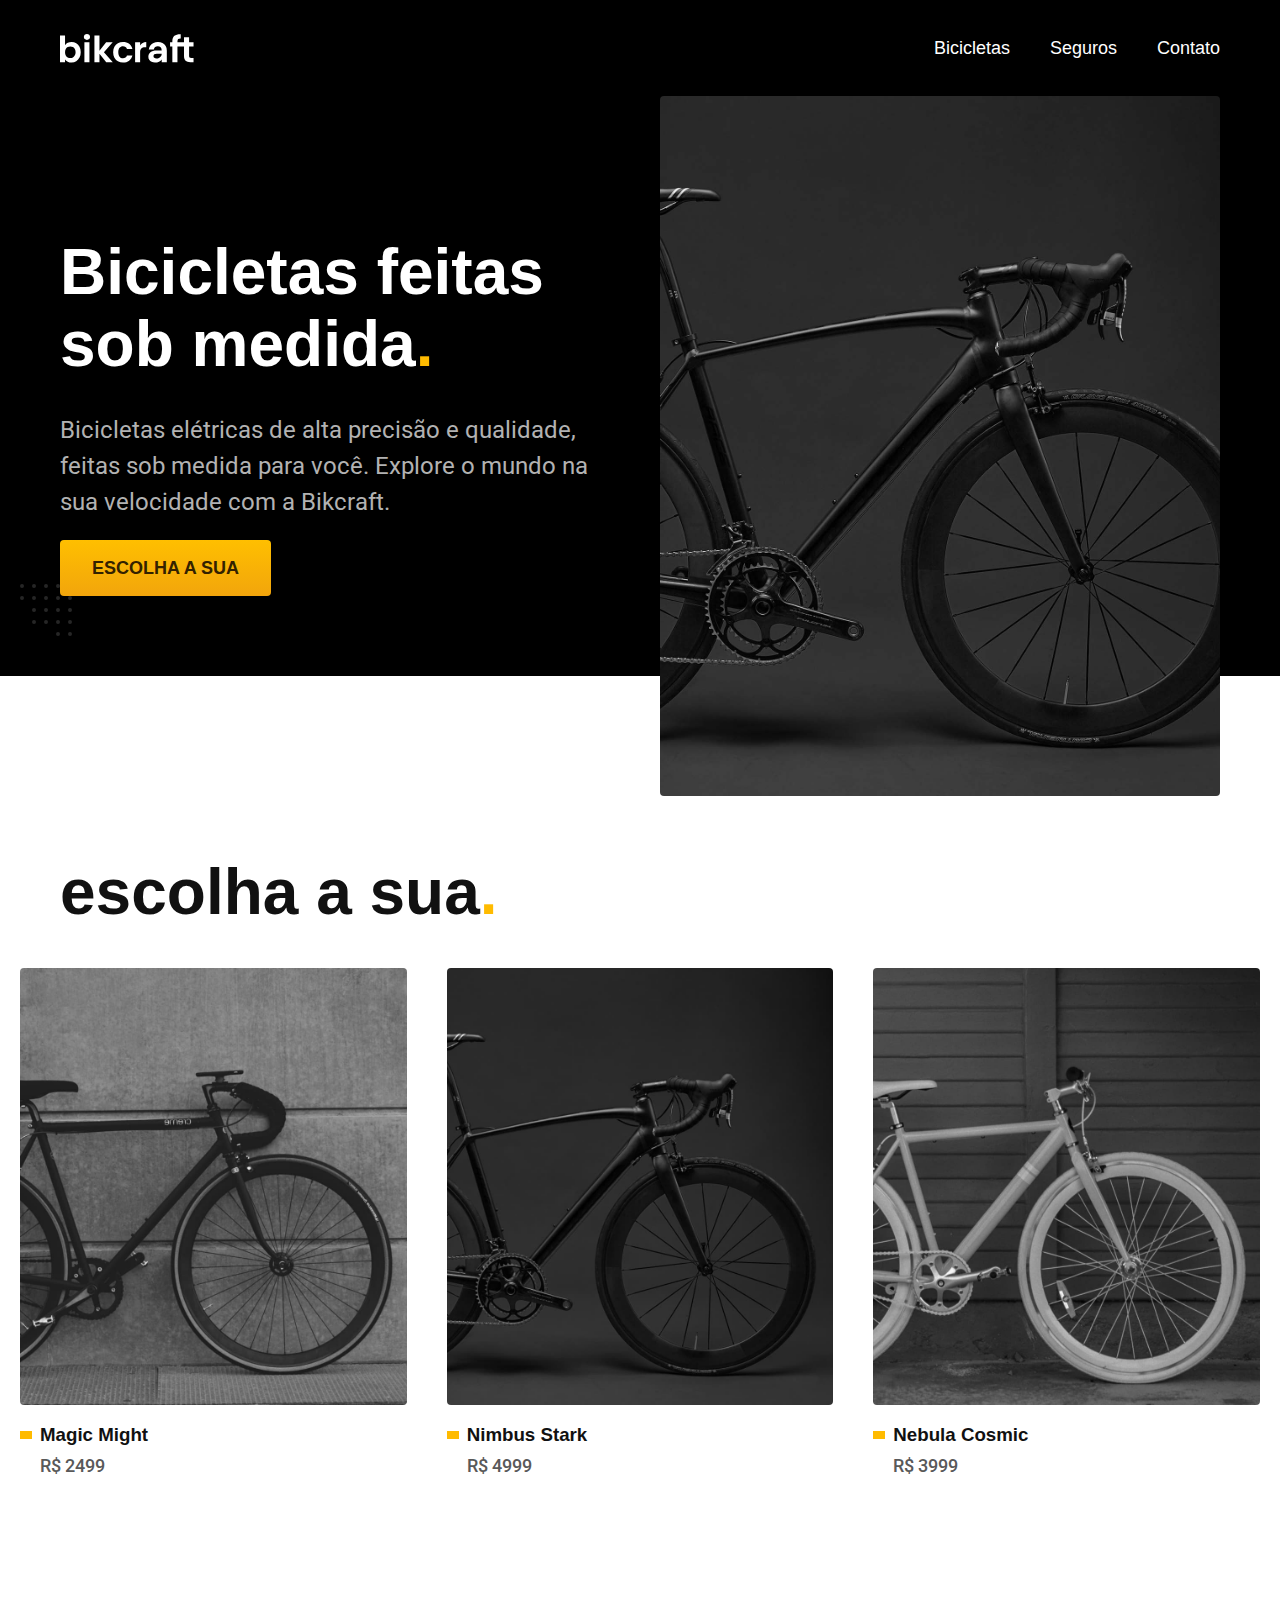
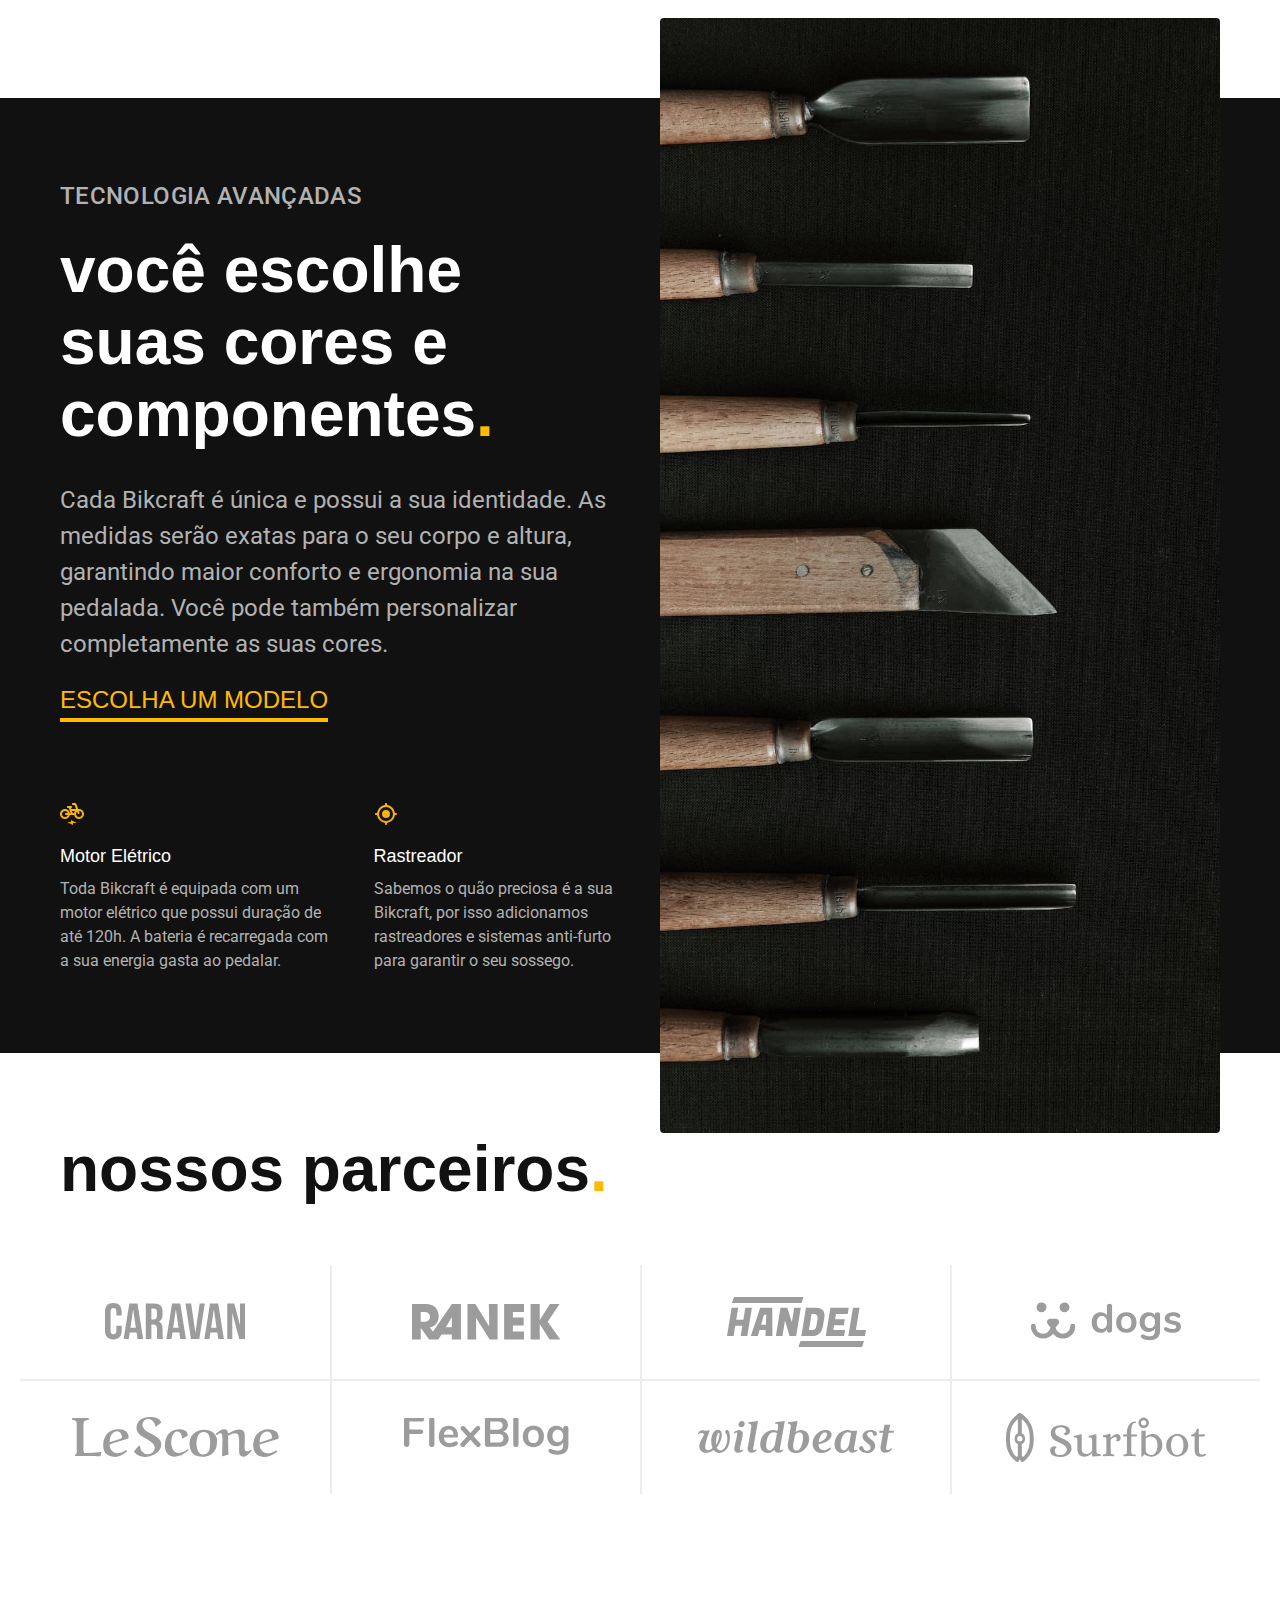
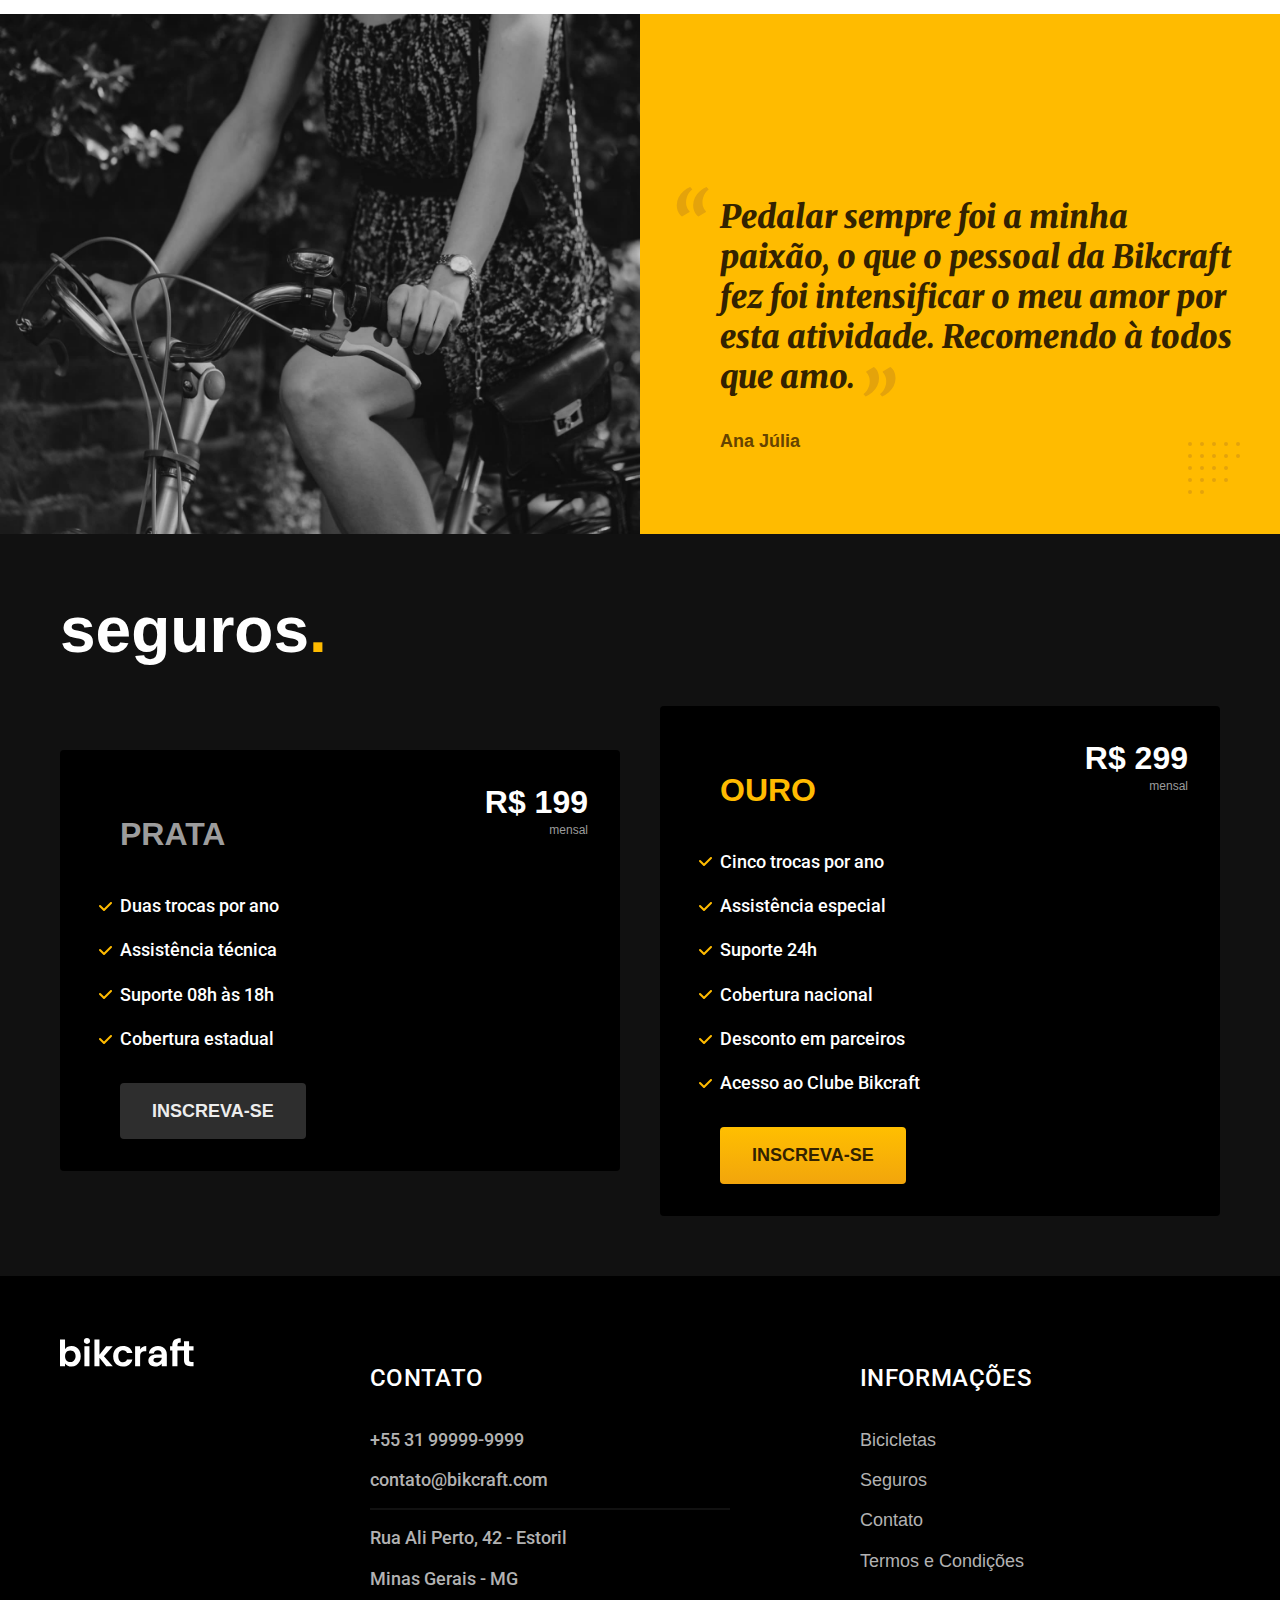
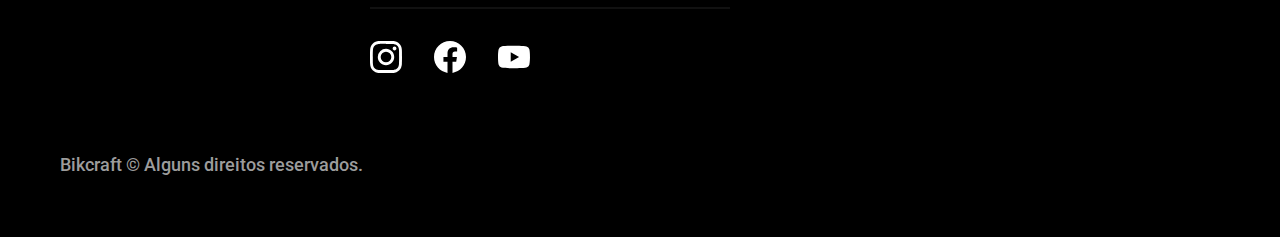
<file: index.html>
<!DOCTYPE html>

<html lang="pt-br">
  <head>
    <meta charset="UTF-8">
    <meta name="viewport" content="width=device-width, initial-scale=1.0">

    <title>Bikcraft - Bicicletas Elétricas</title>
    <meta name="description" content="Bicicletas elétricas de alta precisão e qualidade,
    feitas sob medida para você. Explore o mundo na sua velocidade com a Bikcraft.">

    <link rel="stylesheet" href="./css/style.css">

    <link rel="preconnect" href="https://fonts.googleapis.com">
    <link rel="preconnect" href="https://fonts.gstatic.com" crossorigin>
    <link href="https://fonts.googleapis.com/css2?family=Merriweather:ital,wght@1,900&
    family=Poppins:wght@400;600&family=Roboto:wght@400;500&display=swap" rel="stylesheet">
  </head>

  <body>
    <header class="header-bg">
      <div class="header container">
        <a href="./index.html">
          <img src="./img/bikcraft.svg" alt="Bikcraft">
        </a>

        <nav aria-label="primaria">
          <ul class="header-menu font-1-m cor-0">
            <li><a href="./bicicletas.html">Bicicletas</a></li>
            <li><a href="./seguros.html">Seguros</a></li>
            <li><a href="./contato.html">Contato</a></li>
          </ul>
        </nav>
      </div>
    </header>

    <main class="introducao-bg">
      <div class="introducao container">
        <div class="introducao-conteudo">
          <h1 class="font-1-xxl cor-0">Bicicletas feitas sob medida<span class="cor-p1">.</span></h1>
          <p class="font-2-l cor-5">
            Bicicletas elétricas de alta precisão e qualidade, feitas sob medida para você.
            Explore o mundo na sua velocidade com a Bikcraft.
          </p>
          <a class="botao" href="./bicicletas.html">Escolha a sua</a>
        </div>

        <div>
          <img src="./img/fotos/introducao.jpg" alt="Bicicleta elétrica preta.">
        </div>
      </div>
    </main>

    <article class="bicicletas-lista">
      <h2 class="container font-1-xxl">escolha a sua<span class="cor-p1">.</span></h2>

      <ul>
        <li>
          <a href="./bicicletas/magic.html">
            <img src="./img/bicicletas/magic-home.jpg" alt="Bicicleta preta">
            <h3 class="font-1-x1">Magic Might</h3>
            <span class="font-2-m cor-8">R$ 2499</span>
          </a>
        </li>

        <li>
          <a href="./bicicletas/nimbus.html">
            <img src="./img/bicicletas/nimbus-home.jpg" alt="Bicicleta preta">
            <h3 class="font-1-x1">Nimbus Stark</h3>
            <span class="font-2-m cor-8">R$ 4999</span>
          </a>
        </li>

        <li>
          <a href="./bicicletas/nebula.html">
            <img src="./img/bicicletas/nebula-home.jpg" alt="Bicicleta preta">
            <h3 class="font-1-x1">Nebula Cosmic</h3>
            <span class="font-2-m cor-8">R$ 3999</span>
          </a>
        </li>
      </ul>
    </article>

    <article class="tecnologia-bg">
      <div class="tecnologia container">
        <div class="tecnologia-conteudo">
          <span class="font-2-l-b cor-5">Tecnologia Avançadas</span>
          <h2 class="font-1-xxl cor-0">você escolhe suas cores e componentes<span class="cor-p1">.</span></h2>

          <p class="font-2-l cor-5">
            Cada Bikcraft é única e possui a sua identidade. As medidas serão exatas para o seu 
            corpo e altura, garantindo maior conforto e ergonomia na sua pedalada. Você pode também 
            personalizar completamente as suas cores.
          </p>

          <a class="link" href="./bicicletas.html">Escolha um modelo</a>

          <div class="tecnologia-vantagens">
            <div>
              <img src="./img/icones/eletrica.svg" alt="">
              <h3 class="font-1-m cor-0">Motor Elétrico</h3>
              <p class="font-2-s cor-5">
                Toda Bikcraft é equipada com um motor elétrico que possui duração de até 120h. 
                A bateria é recarregada com a sua energia gasta ao pedalar.
              </p>
            </div>

            <div>
              <img src="./img/icones/rastreador.svg" alt="">
              <h3 class="font-1-m cor-0">Rastreador</h3>
              <p class="font-2-s cor-5">
                Sabemos o quão preciosa é a sua Bikcraft, por isso adicionamos rastreadores e 
                sistemas anti-furto para garantir o seu sossego.
              </p>
            </div>
          </div>
        </div>

        <div class="tecnologia-imagem">
          <img src="./img/fotos/tecnologia.jpg" alt="">
        </div>
      </div>
    </article>

    <section class="parceiros" aria-label="Nossos Parceitos">
      <h2 class="container font-1-xxl">nossos parceiros<span class="cor-p1">.</span></h2>

      <ul>
        <li><img src="./img/parceiros/caravan.svg" alt="Caravan"></li>
        <li><img src="./img/parceiros/ranek.svg" alt="Ranek"></li>
        <li><img src="./img/parceiros/handel.svg" alt="Handel"></li>
        <li><img src="./img/parceiros/dogs.svg" alt="Dogs"></li>
        <li><img src="./img/parceiros/lescone.svg" alt="LeScone"></li>
        <li><img src="./img/parceiros/flexblog.svg" alt="FlexBlog"></li>
        <li><img src="./img/parceiros/wildbeast.svg" alt="Wildbeast"></li>
        <li><img src="./img/parceiros/surfbot.svg" alt="Surfbot"></li>
      </ul>
    </section>

    <section class="depoimento" aria-label="Depoimento">
      <div>
        <img src="./img/fotos/depoimento.jpg" alt="Pessoa pedalando uma bicicleta Bikcraft">
      </div>

      <div class="depoimento-conteudo">
        <blockquote class="font-1-xl cor-p5">
          <p>
            Pedalar sempre foi a minha paixão, o que o pessoal da Bikcraft fez 
            foi intensificar o meu amor por esta atividade. Recomendo à todos que amo.
          </p>
        </blockquote>

        <span class="font-1-m-b cor-p4">Ana Júlia</span>
      </div>
    </section>

    <article class="seguros-bg">
      <div class="seguros container">
        <h2 class="font-1-xxl cor-0">seguros<span class="cor-p1">.</span></h2>

        <div class="seguros-item">
          <h3 class="font-1-xl cor-6">PRATA</h3>
          <span class="font-1-xl cor-0">R$ 199 <span class="font-1-xs cor-6">mensal</span></span>

          <ul class="font-2-m cor-0">
            <li>Duas trocas por ano</li>
            <li>Assistência técnica</li>
            <li>Suporte 08h às 18h</li>
            <li>Cobertura estadual</li>
          </ul>

          <a class="botao secundario" href="./orcamento.html">Inscreva-se</a>
        </div>

        <div class="seguros-item">
          <h3 class="font-1-xl cor-p1">OURO</h3>
          <span class="font-1-xl cor-0">R$ 299 <span class="font-1-xs cor-6">mensal</span></span>

          <ul class="font-2-m cor-0">
            <li>Cinco trocas por ano</li>
            <li>Assistência especial</li>
            <li>Suporte 24h</li>
            <li>Cobertura nacional</li>
            <li>Desconto em parceiros</li>
            <li>Acesso ao Clube Bikcraft</li>
          </ul>

          <a class="botao" href="./orcamento.html">Inscreva-se</a>
        </div>
      </div>
    </article>

    <footer class="footer-bg">
      <div class="footer container">
        <img src="./img/bikcraft.svg" alt="Bikcraft">

        <div class="footer-contato">
          <h3 class="font-2-l-b cor-0">Contato</h3>

          <ul class="font-2-m cor-5">
            <li><a href="tel:+5531999999999">+55 31 99999-9999</a></li>
            <li><a href="mailto:contato@bikcraft.com">contato@bikcraft.com</a></li>
            <li>Rua Ali Perto, 42 - Estoril</li>
            <li>Minas Gerais - MG</li>
          </ul>

          <div class="footer-redes">
            <a href="./">
              <img src="./img/redes/instagram.svg" alt="Instagram">
            </a>
            <a href="./">
              <img src="./img/redes/facebook.svg" alt="Facebook">
            </a>
            <a href="./">
              <img src="./img/redes/youtube.svg" alt="Youtube">
            </a>
          </div>
        </div>

        <div class="footer-informacoes">
          <h3 class="font-2-l-b cor-0">Informações</h3>
          
          <nav>
            <ul class="font-1-m cor-5">
              <li><a href="./bicicletas.html">Bicicletas</a></li>
              <li><a href="./seguros.html">Seguros</a></li>
              <li><a href="./contato.html">Contato</a></li>
              <li><a href="./termos.html">Termos e Condições</a></li>
            </ul>
          </nav>
        </div>

        <p class="footer-copy font-2-m cor-6">Bikcraft © Alguns direitos reservados.</p>
      </div>
    </footer>
  </body>
</html>
</file>
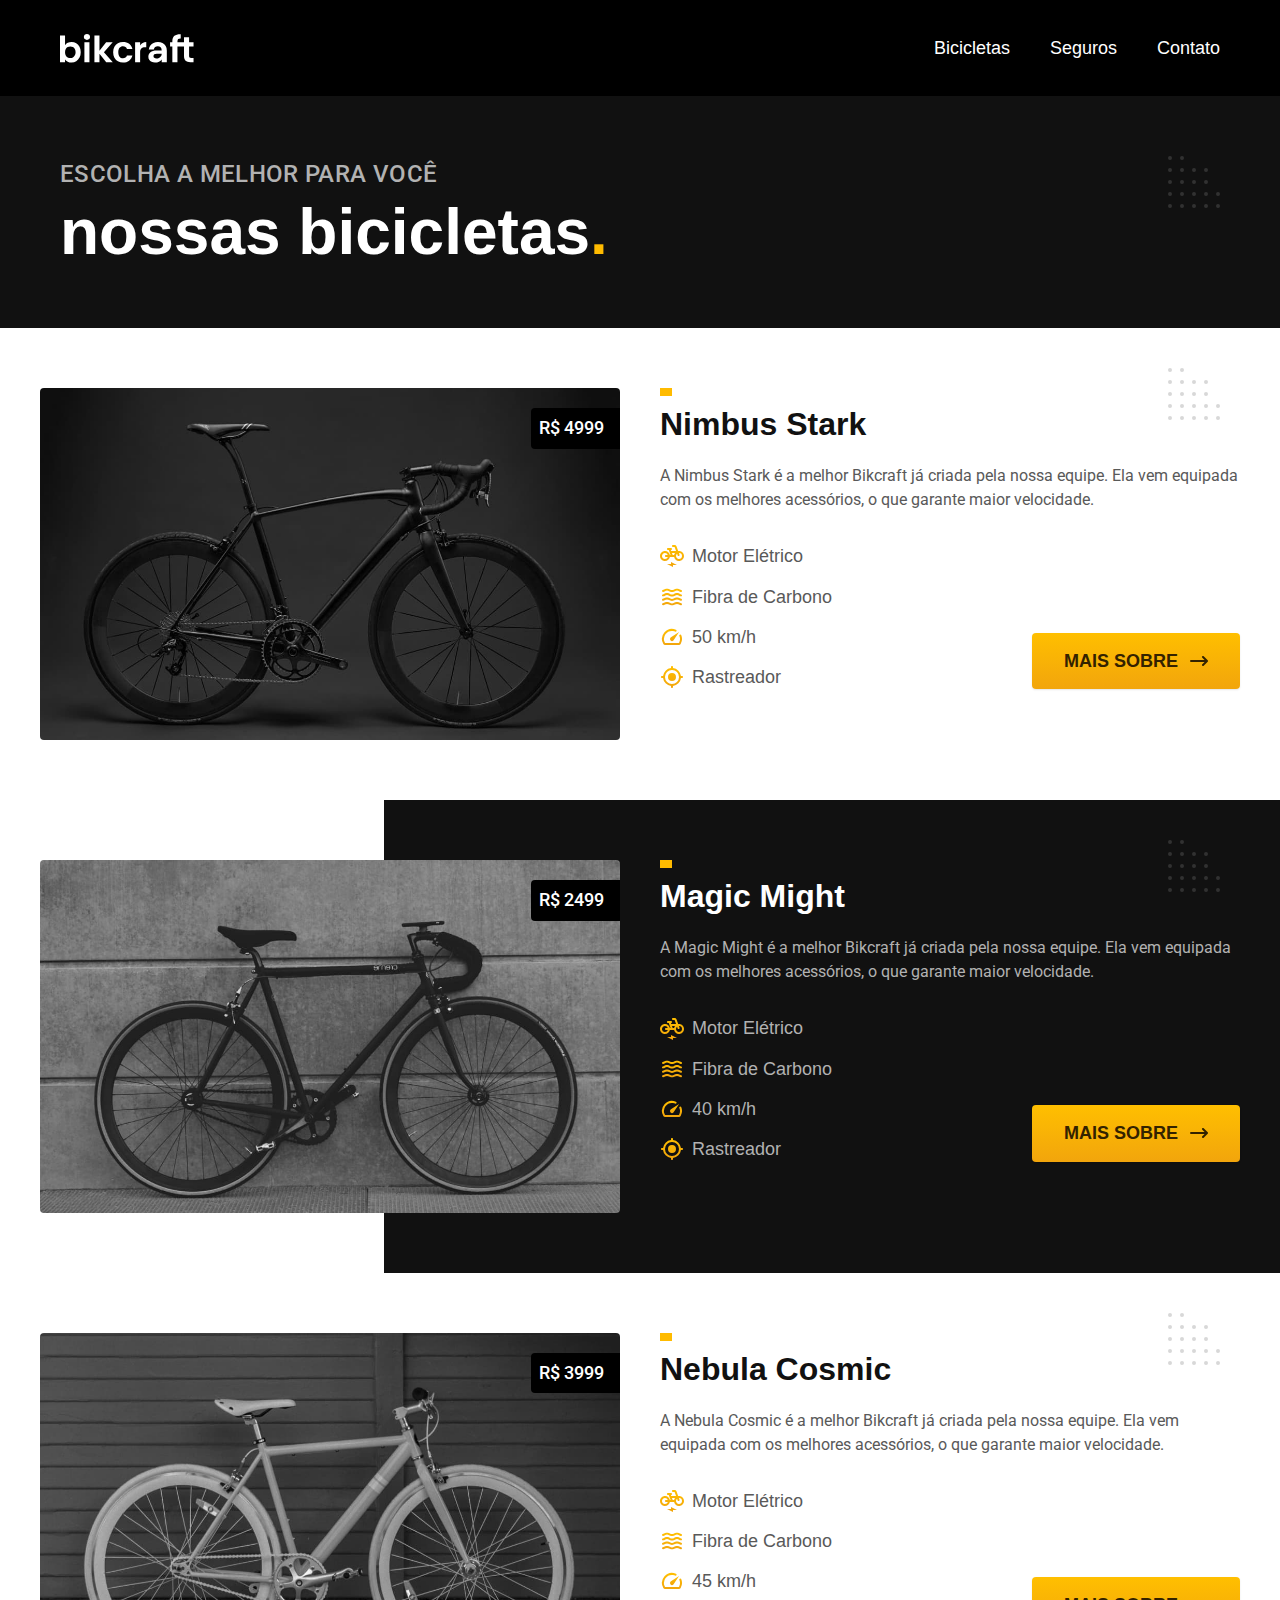
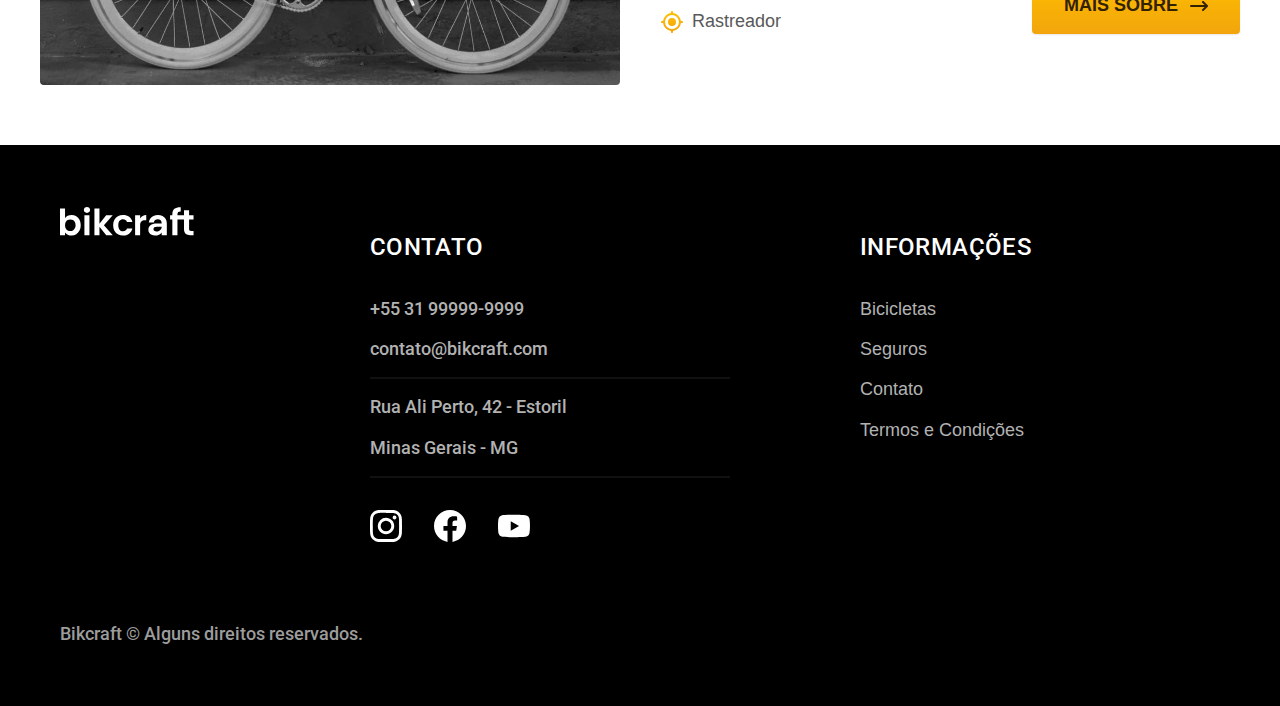
<file: bicicletas.html>
<!DOCTYPE html>

<html lang="pt-br">
  <head>
    <meta charset="UTF-8">
    <meta name="viewport" content="width=device-width, initial-scale=1.0">

    <title>Bicicletas | Bikcraft</title>
    <meta name="description" content="Bicicletas.">

    <link rel="stylesheet" href="./css/style.css">

    <link rel="preconnect" href="https://fonts.googleapis.com">
    <link rel="preconnect" href="https://fonts.gstatic.com" crossorigin>
    <link href="https://fonts.googleapis.com/css2?family=Merriweather:ital,wght@1,900&
    family=Poppins:wght@400;600&family=Roboto:wght@400;500&display=swap" rel="stylesheet">
  </head>

  <body id="bicicletas">
    <header class="header-bg">
      <div class="header container">
        <a href="./index.html">
          <img src="./img/bikcraft.svg" alt="Bikcraft">
        </a>

        <nav aria-label="primaria">
          <ul class="header-menu font-1-m cor-0">
            <li><a href="./bicicletas.html">Bicicletas</a></li>
            <li><a href="./seguros.html">Seguros</a></li>
            <li><a href="./contato.html">Contato</a></li>
          </ul>
        </nav>
      </div>
    </header>

    <main>
      <div class="titulo-bg">
        <div class="titulo container">
          <p class="font-2-l-b cor-5">Escolha a melhor para você</p>
          <h1 class="font-1-xxl cor-0">nossas bicicletas<span class="cor-p1">.</span></h1>
        </div>
      </div>

      <div class="bicicletas container">
        <div class="bicicletas-imagem">
          <img src="./img/bicicletas/nimbus.jpg" alt="Bicicleta preta">
          <span class="font-2-m cor-0">R$ 4999</span>
        </div>
        <div class="bicicletas-conteudo">
          <h2 class="font-1-xl">Nimbus Stark</h2>
          <p class="font-2-s cor-8">
            A Nimbus Stark é a melhor Bikcraft já criada pela nossa equipe. 
            Ela vem equipada com os melhores acessórios, o que garante maior velocidade.
          </p>

          <ul class="font-1-m cor-8">
            <li>
              <img src="./img/icones/eletrica.svg" alt="">
              Motor Elétrico
            </li>
            <li>
              <img src="./img/icones/carbono.svg" alt="">
              Fibra de Carbono
            </li>
            <li>
              <img src="./img/icones/velocidade.svg" alt="">
              50 km/h
            </li>
            <li>
              <img src="./img/icones/rastreador.svg" alt="">
              Rastreador
          </ul>
          <a class="botao seta" href="./bicicletas/nimbus.html">Mais Sobre</a>
        </div>
      </div>

      <div class="bicicletas-bg">
        <div class="bicicletas container">
          <div class="bicicletas-imagem">
            <img src="./img/bicicletas/magic.jpg" alt="Bicicleta preta">
            <span class="font-2-m cor-0">R$ 2499</span>
          </div>
          <div class="bicicletas-conteudo">
            <h2 class="font-1-xl cor-0">Magic Might</h2>
            <p class="font-2-s cor-5">
              A Magic Might é a melhor Bikcraft já criada pela nossa equipe. 
              Ela vem equipada com os melhores acessórios, o que garante maior velocidade.
            </p>

            <ul class="font-1-m cor-5">
              <li>
                <img src="./img/icones/eletrica.svg" alt="">
                Motor Elétrico
              </li>
              <li>
                <img src="./img/icones/carbono.svg" alt="">
                Fibra de Carbono
              </li>
              <li>
                <img src="./img/icones/velocidade.svg" alt="">
                40 km/h
              </li>
              <li>
                <img src="./img/icones/rastreador.svg" alt="">
                Rastreador
            </ul>
            <a class="botao seta" href="./bicicletas/magic.html">Mais Sobre</a>
          </div>
        </div>
      </div>

      <div class="bicicletas container">
        <div class="bicicletas-imagem">
          <img src="./img/bicicletas/nebula.jpg" alt="Bicicleta preta">
          <span class="font-2-m cor-0">R$ 3999</span>
        </div>
        <div class="bicicletas-conteudo">
          <h2 class="font-1-xl">Nebula Cosmic</h2>
          <p class="font-2-s cor-8">
            A Nebula Cosmic é a melhor Bikcraft já criada pela nossa equipe. 
            Ela vem equipada com os melhores acessórios, o que garante maior velocidade.
          </p>

          <ul class="font-1-m cor-8">
            <li>
              <img src="./img/icones/eletrica.svg" alt="">
              Motor Elétrico
            </li>
            <li>
              <img src="./img/icones/carbono.svg" alt="">
              Fibra de Carbono
            </li>
            <li>
              <img src="./img/icones/velocidade.svg" alt="">
              45 km/h
            </li>
            <li>
              <img src="./img/icones/rastreador.svg" alt="">
              Rastreador
          </ul>
          <a class="botao seta" href="./bicicletas/nebula.html">Mais Sobre</a>
        </div>
      </div>
    </main>

    <footer class="footer-bg">
      <div class="footer container">
        <img src="./img/bikcraft.svg" alt="Bikcraft">

        <div class="footer-contato">
          <h3 class="font-2-l-b cor-0">Contato</h3>

          <ul class="font-2-m cor-5">
            <li><a href="tel:+5531999999999">+55 31 99999-9999</a></li>
            <li><a href="mailto:contato@bikcraft.com">contato@bikcraft.com</a></li>
            <li>Rua Ali Perto, 42 - Estoril</li>
            <li>Minas Gerais - MG</li>
          </ul>

          <div class="footer-redes">
            <a href="./">
              <img src="./img/redes/instagram.svg" alt="Instagram">
            </a>
            <a href="./">
              <img src="./img/redes/facebook.svg" alt="Facebook">
            </a>
            <a href="./">
              <img src="./img/redes/youtube.svg" alt="Youtube">
            </a>
          </div>
        </div>

        <div class="footer-informacoes">
          <h3 class="font-2-l-b cor-0">Informações</h3>
          
          <nav>
            <ul class="font-1-m cor-5">
              <li><a href="./bicicletas.html">Bicicletas</a></li>
              <li><a href="./seguros.html">Seguros</a></li>
              <li><a href="./contato.html">Contato</a></li>
              <li><a href="./termos.html">Termos e Condições</a></li>
            </ul>
          </nav>
        </div>

        <p class="footer-copy font-2-m cor-6">Bikcraft © Alguns direitos reservados.</p>
      </div>
    </footer>
  </body>
</html>
</file>
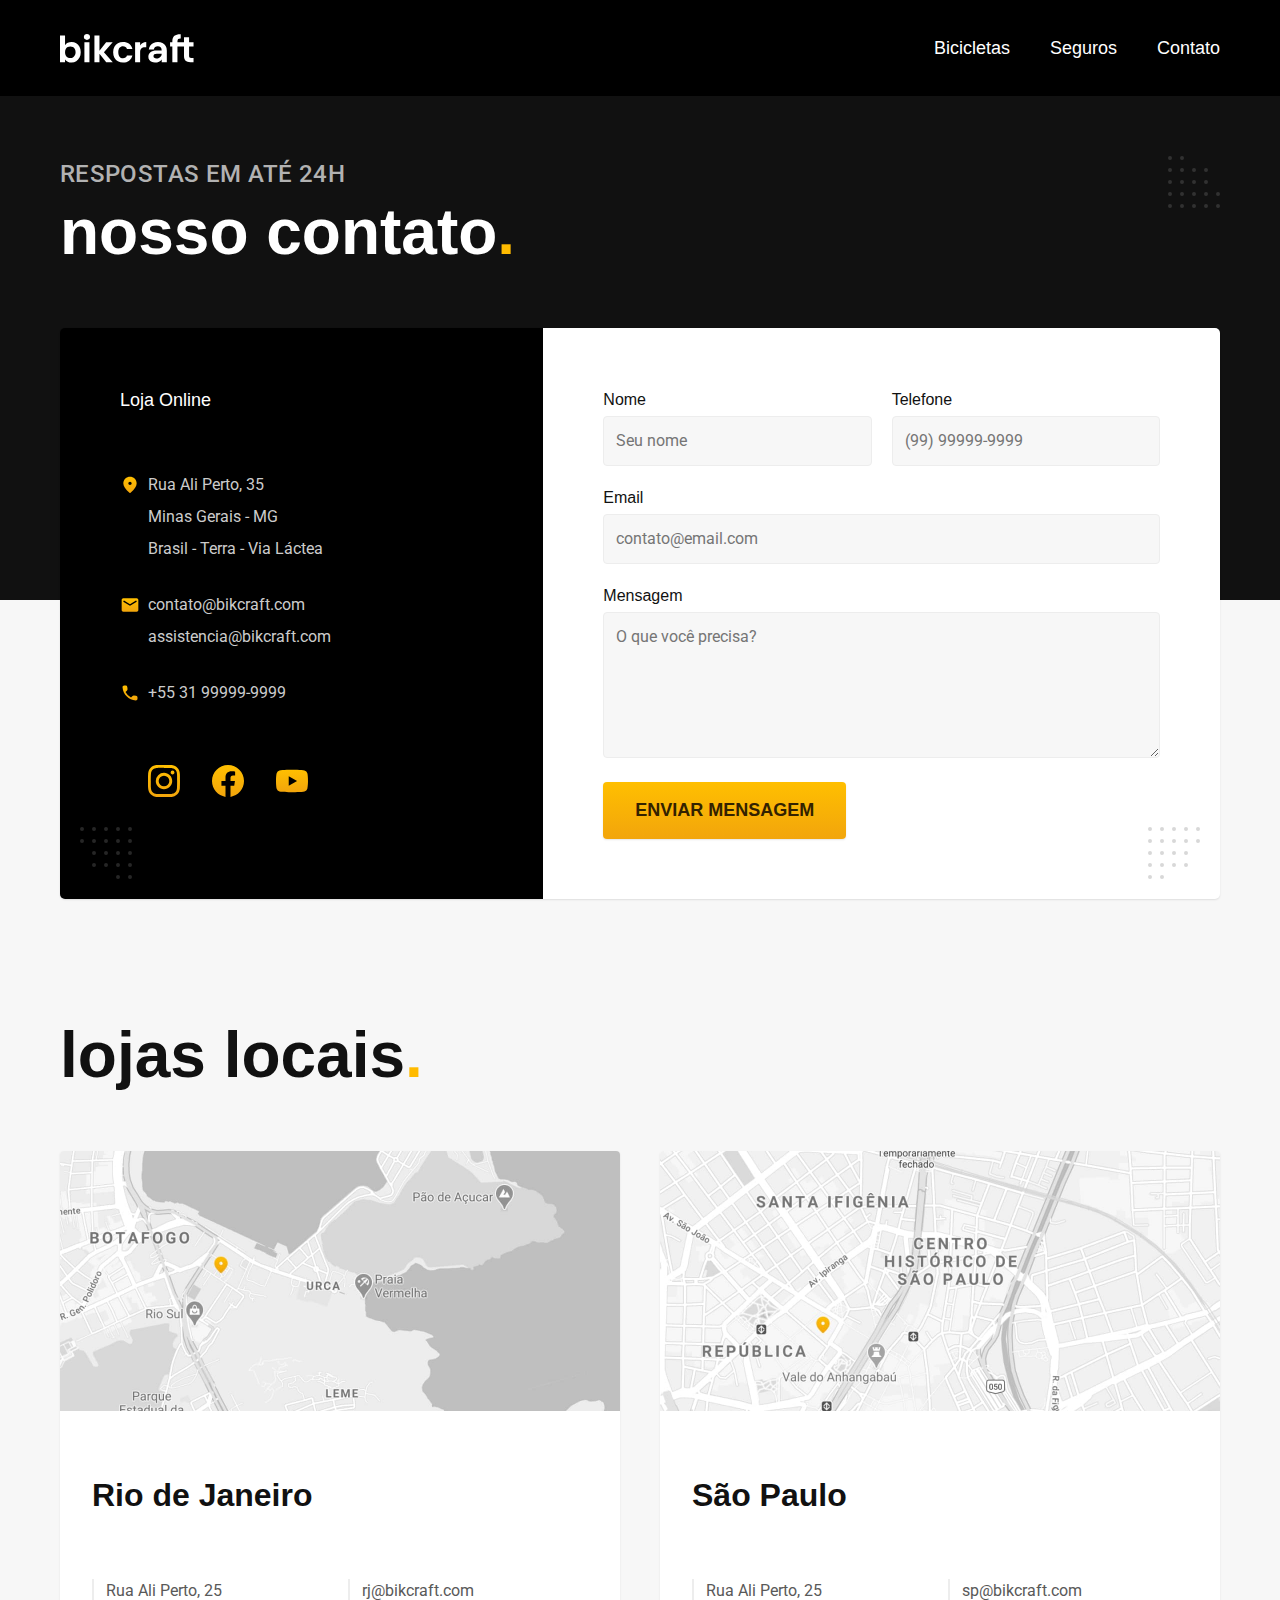
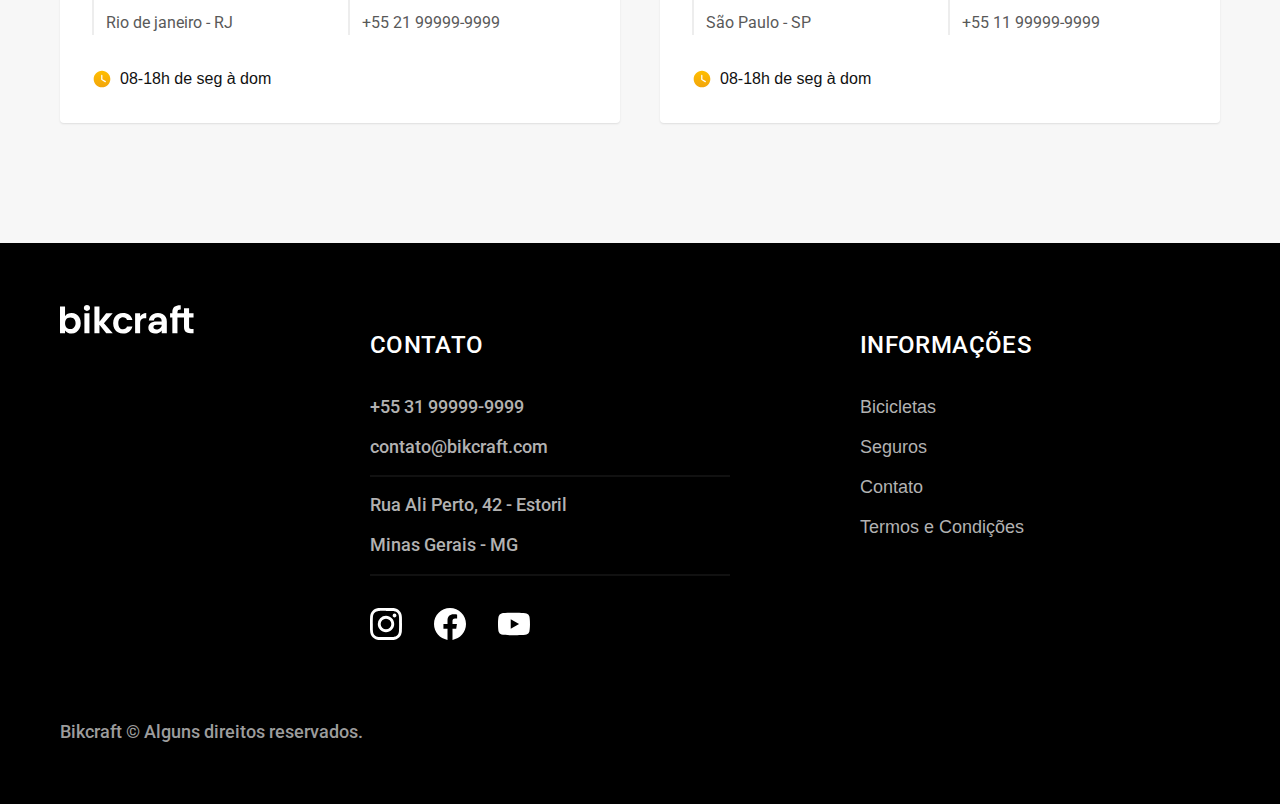
<file: contato.html>
<!DOCTYPE html>

<html lang="pt-br">
  <head>
    <meta charset="UTF-8">
    <meta name="viewport" content="width=device-width, initial-scale=1.0">

    <title>Contato | Bikcraft</title>
    <meta name="description" content="Contato.">

    <link rel="stylesheet" href="./css/style.css">

    <link rel="preconnect" href="https://fonts.googleapis.com">
    <link rel="preconnect" href="https://fonts.gstatic.com" crossorigin>
    <link href="https://fonts.googleapis.com/css2?family=Merriweather:ital,wght@1,900&
    family=Poppins:wght@400;600&family=Roboto:wght@400;500&display=swap" rel="stylesheet">
  </head>

  <body id="contato">
    <header class="header-bg">
      <div class="header container">
        <a href="./index.html">
          <img src="./img/bikcraft.svg" alt="Bikcraft">
        </a>

        <nav aria-label="primaria">
          <ul class="header-menu font-1-m cor-0">
            <li><a href="./bicicletas.html">Bicicletas</a></li>
            <li><a href="./seguros.html">Seguros</a></li>
            <li><a href="./contato.html">Contato</a></li>
          </ul>
        </nav>
      </div>
    </header>

    <main>
      <div class="titulo-bg">
        <div class="titulo container">
          <p class="font-2-l-b cor-5">Respostas em até 24h</p>
          <h1 class="font-1-xxl cor-0">nosso contato<span class="cor-p1">.</span></h1>
        </div>
      </div>

      <div class="contato container">
        <section class="contato-dados" aria-label="Endereço">
          <h2 class="font-1-m cor-0">Loja Online</h2>

          <div class="contato-endereco font-2-s cor-4">
            <p>Rua Ali Perto, 35</p>
            <p>Minas Gerais - MG</p>
            <p>Brasil - Terra - Via Láctea</p>
          </div>

          <address class="contato-meios font-2-s cor-4">
            <a href="mailto:contato@bikcraft.com">contato@bikcraft.com</a>
            <a href="mailto:assistencia@bikcraft.com">assistencia@bikcraft.com</a>
            <a href="tel:+5531999999999">+55 31 99999-9999</a>
          </address>

          <div class="contato-redes">
            <a href="./">
              <img src="./img/redes/instagram-p.svg" alt="Instagram">
            </a>
            <a href="./">
              <img src="./img/redes/facebook-p.svg" alt="Facebook">
            </a>
            <a href="./">
              <img src="./img/redes/youtube-p.svg" alt="Youtube">
            </a>
          </div>
        </section>

        <section class="contato-formulario" aria-label="Formulário">
          <form class="form" action="./contato.html">
            <div>
              <label for="nome">Nome</label>
              <input type="text" id="nome" name="nome" placeholder="Seu nome">
            </div>

            <div>
              <label for="telefone">Telefone</label>
              <input type="text" id="telefone" name="telefone" placeholder="(99) 99999-9999">
            </div>

            <div class="col-2">
              <label for="email">Email</label>
              <input type="email" id="email" name="email" placeholder="contato@email.com">
            </div>

            <div class="col-2">
              <label for="mensagem">Mensagem</label>
              <textarea rows="5" id="mensagem" name="mensagem" placeholder="O que você precisa?"></textarea>
            </div>

            <button class="botao col-2">Enviar Mensagem</button>
          </form>
        </section>
      </div>
    </main>

    <article class="lojas container">
      <h2 class="font-1-xxl">lojas locais<span class="cor-p1">.</span></h2>

      <div class="lojas-item">
        <img src="./img/lojas/rj.jpg" alt="mapa marcando o endereço em Rua Ali Perto, 
        25 - Rio de Janeiro - RJ">

        <div class="lojas-conteudo">
          <h3 class="font-1-xl">Rio de Janeiro</h3>

          <div class="lojas-dados font-2-s cor-8">
            <p>Rua Ali Perto, 25</p>
            <p>Rio de janeiro - RJ</p>
          </div>

          <div class="lojas-dados font-2-s cor-8">
            <a href="mailto:rj@bikcraft.com">rj@bikcraft.com</a>
            <a href="tel:+5531999999999">+55 21 99999-9999</a>
          </div>

          <p class="lojas-tempo font-1-s"><img src="./img/icones/horario.svg" alt="">08-18h de seg à dom</p>
        </div>
      </div>

      <div class="lojas-item">
        <img src="./img/lojas/sp.jpg" alt="mapa marcando o endereço em Rua Ali Perto, 
        25 - São Paulo - SP">

        <div class="lojas-conteudo">
          <h3 class="font-1-xl">São Paulo</h3>

          <div class="lojas-dados font-2-s cor-8">
            <p>Rua Ali Perto, 25</p>
            <p>São Paulo - SP</p>
          </div>

          <div class="lojas-dados font-2-s cor-8">
            <a href="mailto:sp@bikcraft.com">sp@bikcraft.com</a>
            <a href="tel:+5531999999999">+55 11 99999-9999</a>
          </div>

          <p class="lojas-tempo font-1-s"><img src="./img/icones/horario.svg" alt="">08-18h de seg à dom</p>
        </div>
      </div>
    </article>

    <footer class="footer-bg">
      <div class="footer container">
        <img src="./img/bikcraft.svg" alt="Bikcraft">

        <div class="footer-contato">
          <h3 class="font-2-l-b cor-0">Contato</h3>

          <ul class="font-2-m cor-5">
            <li><a href="tel:+5531999999999">+55 31 99999-9999</a></li>
            <li><a href="mailto:contato@bikcraft.com">contato@bikcraft.com</a></li>
            <li>Rua Ali Perto, 42 - Estoril</li>
            <li>Minas Gerais - MG</li>
          </ul>

          <div class="footer-redes">
            <a href="./">
              <img src="./img/redes/instagram.svg" alt="Instagram">
            </a>
            <a href="./">
              <img src="./img/redes/facebook.svg" alt="Facebook">
            </a>
            <a href="./">
              <img src="./img/redes/youtube.svg" alt="Youtube">
            </a>
          </div>
        </div>

        <div class="footer-informacoes">
          <h3 class="font-2-l-b cor-0">Informações</h3>
          
          <nav>
            <ul class="font-1-m cor-5">
              <li><a href="./bicicletas.html">Bicicletas</a></li>
              <li><a href="./seguros.html">Seguros</a></li>
              <li><a href="./contato.html">Contato</a></li>
              <li><a href="./termos.html">Termos e Condições</a></li>
            </ul>
          </nav>
        </div>

        <p class="footer-copy font-2-m cor-6">Bikcraft © Alguns direitos reservados.</p>
      </div>
    </footer>
  </body>
</html>
</file>
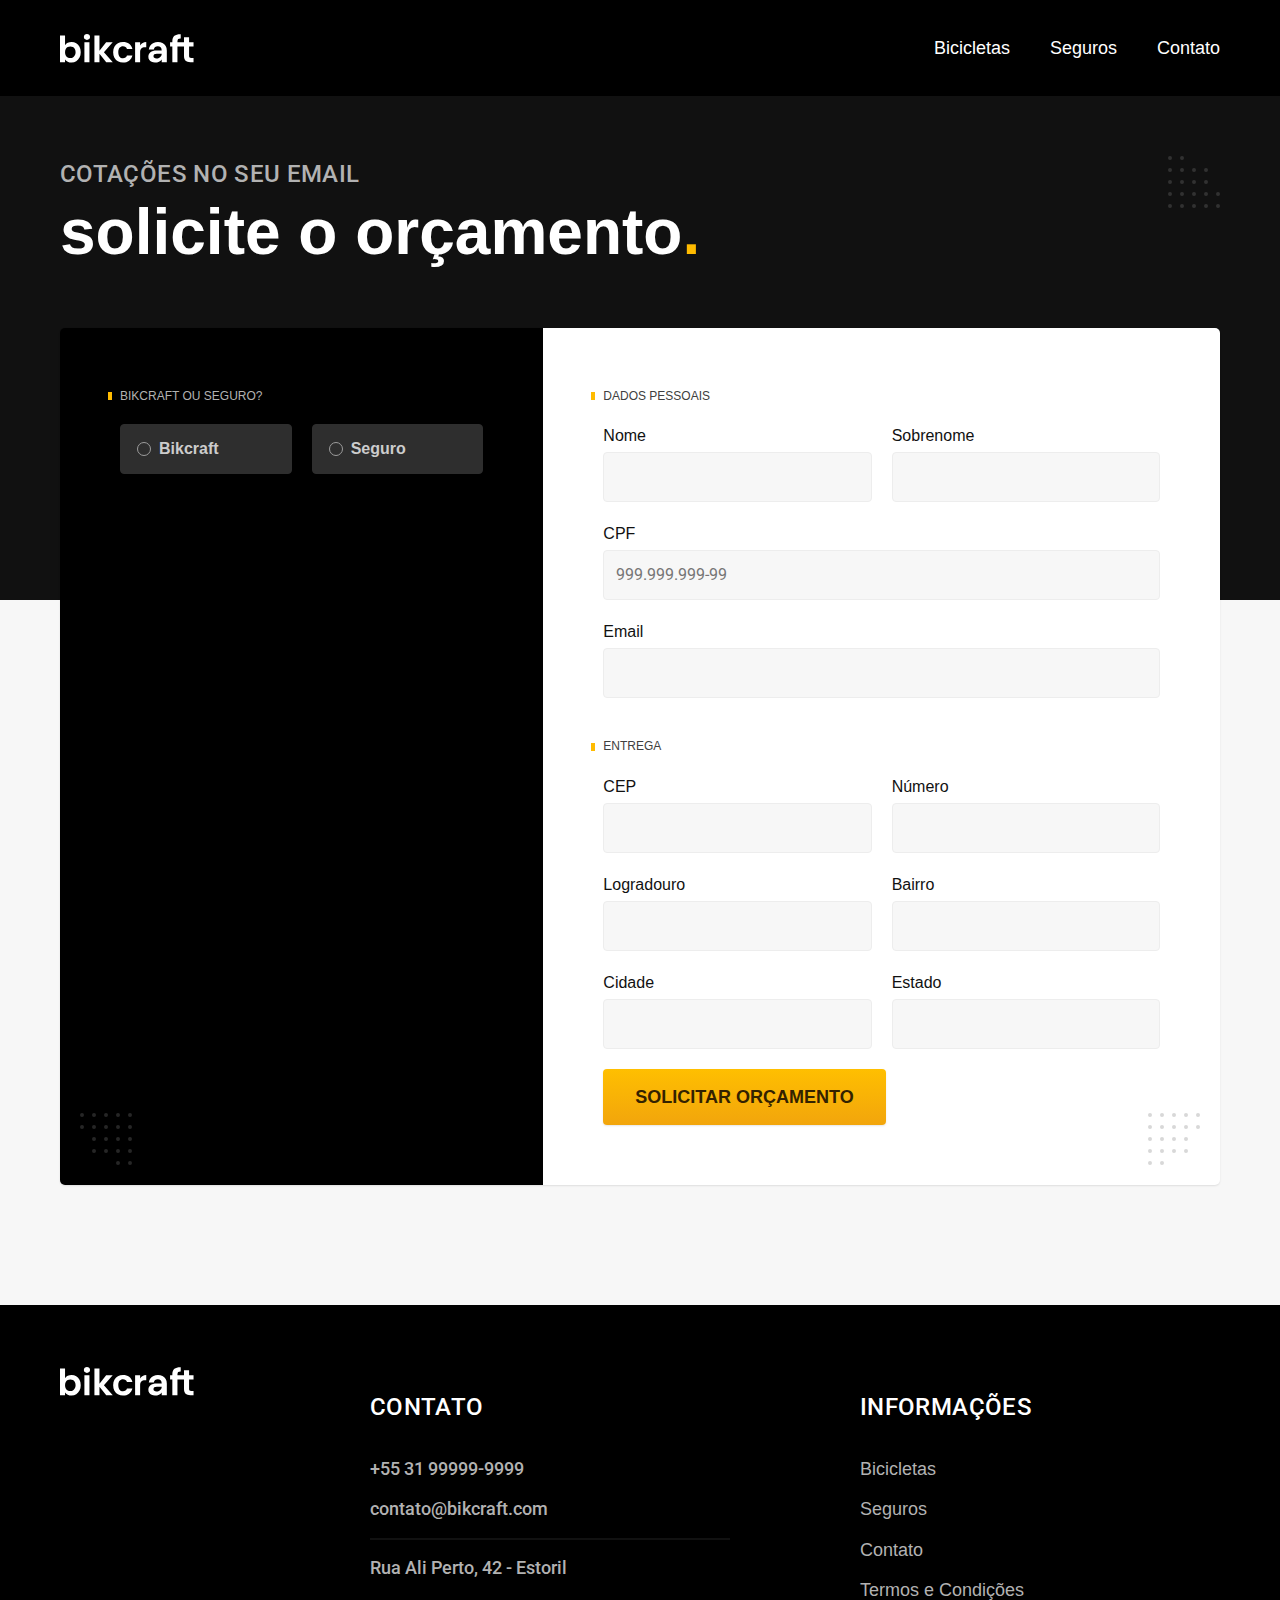
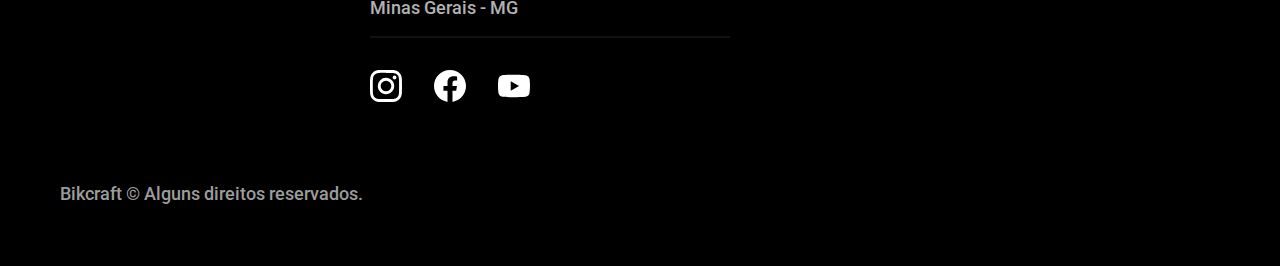
<file: orcamento.html>
<!DOCTYPE html>

<html lang="pt-br">
  <head>
    <meta charset="UTF-8">
    <meta name="viewport" content="width=device-width, initial-scale=1.0">

    <title>Orçamento | Bikcraft</title>
    <meta name="description" content="Orçamento.">

    <link rel="stylesheet" href="./css/style.css">

    <link rel="preconnect" href="https://fonts.googleapis.com">
    <link rel="preconnect" href="https://fonts.gstatic.com" crossorigin>
    <link href="https://fonts.googleapis.com/css2?family=Merriweather:ital,wght@1,900&
    family=Poppins:wght@400;600&family=Roboto:wght@400;500&display=swap" rel="stylesheet">
  </head>

  <body id="orcamento">
    <header class="header-bg">
      <div class="header container">
        <a href="./index.html">
          <img src="./img/bikcraft.svg" alt="Bikcraft">
        </a>

        <nav aria-label="primaria">
          <ul class="header-menu font-1-m cor-0">
            <li><a href="./bicicletas.html">Bicicletas</a></li>
            <li><a href="./seguros.html">Seguros</a></li>
            <li><a href="./contato.html">Contato</a></li>
          </ul>
        </nav>
      </div>
    </header>

    <main>
      <div class="titulo-bg">
        <div class="titulo container">
          <p class="font-2-l-b cor-5">Cotações no seu email</p>
          <h1 class="font-1-xxl cor-0">solicite o orçamento<span class="cor-p1">.</span></h1>
        </div>
      </div>

      <form class="orcamento container" action="./">
        <div class="orcamento-produto">
          <h2 class="font-1-xs cor-5">Bikcraft ou Seguro?</h2>

          <input type="radio" name="tipo" value="bikcraft" id="bikcraft">
          <label for="bikcraft">Bikcraft</label>

          <input type="radio" name="tipo" value="seguro" id="seguro">
          <label for="seguro">Seguro</label>

          <div class="orcamento-conteudo" id="orcamento-bikcraft">
            <h2 class="font-1-xs cor-5">Escolha a sua</h2>

            <input type="radio" name="produto" value="nimbus" id="nimbus">
            <label for="nimbus">Nimbus Stark <span>R$ 4999</span></label>
            <div class="orcamento-detalhes">
              <ul class="font-1-xs cor-8">
                <li><img src="./img/icones/eletrica.svg" alt="">Motor Elétrico</li>
                <li><img src="./img/icones/carbono.svg" alt="">Fibra de Carbono</li>
                <li><img src="./img/icones/velocidade.svg" alt="">50 km/h</li>
                <li><img src="./img/icones/rastreador.svg" alt="">Rastreador</li>
              </ul>

              <img src="./img/bicicletas/nimbus.jpg" alt="Bicicleta preta">
            </div>

            <input type="radio" name="produto" value="magic" id="magic">
            <label for="magic">Magic Might <span>R$ 2499</span></label>
            <div class="orcamento-detalhes">
              <ul class="font-1-xs cor-8">
                <li><img src="./img/icones/eletrica.svg" alt="">Motor Elétrico</li>
                <li><img src="./img/icones/carbono.svg" alt="">Fibra de Carbono</li>
                <li><img src="./img/icones/velocidade.svg" alt="">40 km/h</li>
                <li><img src="./img/icones/rastreador.svg" alt="">Rastreador</li>
              </ul>

              <img src="./img/bicicletas/magic.jpg" alt="Bicicleta preta">
            </div>

            <input type="radio" name="produto" value="nebula" id="nebula">
            <label for="nebula">Nebula Cosmic <span>R$ 3999</span></label>
            <div class="orcamento-detalhes">
              <ul class="font-1-xs cor-8">
                <li><img src="./img/icones/eletrica.svg" alt="">Motor Elétrico</li>
                <li><img src="./img/icones/carbono.svg" alt="">Fibra de Carbono</li>
                <li><img src="./img/icones/velocidade.svg" alt="">45 km/h</li>
                <li><img src="./img/icones/rastreador.svg" alt="">Rastreador</li>
              </ul>

              <img src="./img/bicicletas/nebula.jpg" alt="Bicicleta branca">
            </div>
          </div>

          <div class="orcamento-conteudo" id="orcamento-seguro">
            <h2 class="font-1-xs cor-5">Escolha o plano</h2>

            <input type="radio" name="produto" value="prata" id="prata">
            <label for="prata">Prata <span>R$ 199</span></label>

            <input type="radio" name="produto" value="ouro" id="ouro">
            <label for="ouro">Ouro <span>R$ 299</span></label>
          </div>
        </div>

        <div class="orcamento-dados form">
          <h2 class="font-1-xs cor-9 col-2">dados pessoais</h2>

          <div>
            <label for="nome">Nome</label>
            <input type="text" id="nome" name="nome">
          </div>

          <div>
            <label for="sobrenome">Sobrenome</label>
            <input type="text" id="sobrenome" name="sobrenome">
          </div>

          <div class="col-2">
            <label for="cfp">CPF</label>
            <input type="text" id="cfp" name="cfp" placeholder="999.999.999-99">
          </div>

          <div class="col-2">
            <label for="email">Email</label>
            <input type="email" id="email" name="email">
          </div>

          <h2 class="font-1-xs cor-9 col-2">entrega</h2>

          <div>
            <label for="cep">CEP</label>
            <input type="text" id="cep" name="cep">
          </div>

          <div>
            <label for="numero">Número</label>
            <input type="text" id="numero" name="numero">
          </div>

          <div>
            <label for="logradouro">Logradouro</label>
            <input type="text" id="logradouro" name="logradouro">
          </div>
  
          <div>
            <label for="bairro">Bairro</label>
            <input type="text" id="bairro" name="bairro">
          </div>
  
          <div>
            <label for="cidade">Cidade</label>
            <input type="text" id="cidade" name="cidade">
          </div>
  
          <div>
            <label for="estado">Estado</label>
            <input type="text" id="estado" name="estado">
          </div>
  
          <button class="botao col-2">Solicitar Orçamento</button>
        </div>
      </form>
    </main>

    <footer class="footer-bg">
      <div class="footer container">
        <img src="./img/bikcraft.svg" alt="Bikcraft">

        <div class="footer-contato">
          <h3 class="font-2-l-b cor-0">Contato</h3>

          <ul class="font-2-m cor-5">
            <li><a href="tel:+5531999999999">+55 31 99999-9999</a></li>
            <li><a href="mailto:contato@bikcraft.com">contato@bikcraft.com</a></li>
            <li>Rua Ali Perto, 42 - Estoril</li>
            <li>Minas Gerais - MG</li>
          </ul>

          <div class="footer-redes">
            <a href="./">
              <img src="./img/redes/instagram.svg" alt="Instagram">
            </a>
            <a href="./">
              <img src="./img/redes/facebook.svg" alt="Facebook">
            </a>
            <a href="./">
              <img src="./img/redes/youtube.svg" alt="Youtube">
            </a>
          </div>
        </div>

        <div class="footer-informacoes">
          <h3 class="font-2-l-b cor-0">Informações</h3>
          
          <nav>
            <ul class="font-1-m cor-5">
              <li><a href="./bicicletas.html">Bicicletas</a></li>
              <li><a href="./seguros.html">Seguros</a></li>
              <li><a href="./contato.html">Contato</a></li>
              <li><a href="./termos.html">Termos e Condições</a></li>
            </ul>
          </nav>
        </div>

        <p class="footer-copy font-2-m cor-6">Bikcraft © Alguns direitos reservados.</p>
      </div>
    </footer>
  </body>
</html>
</file>
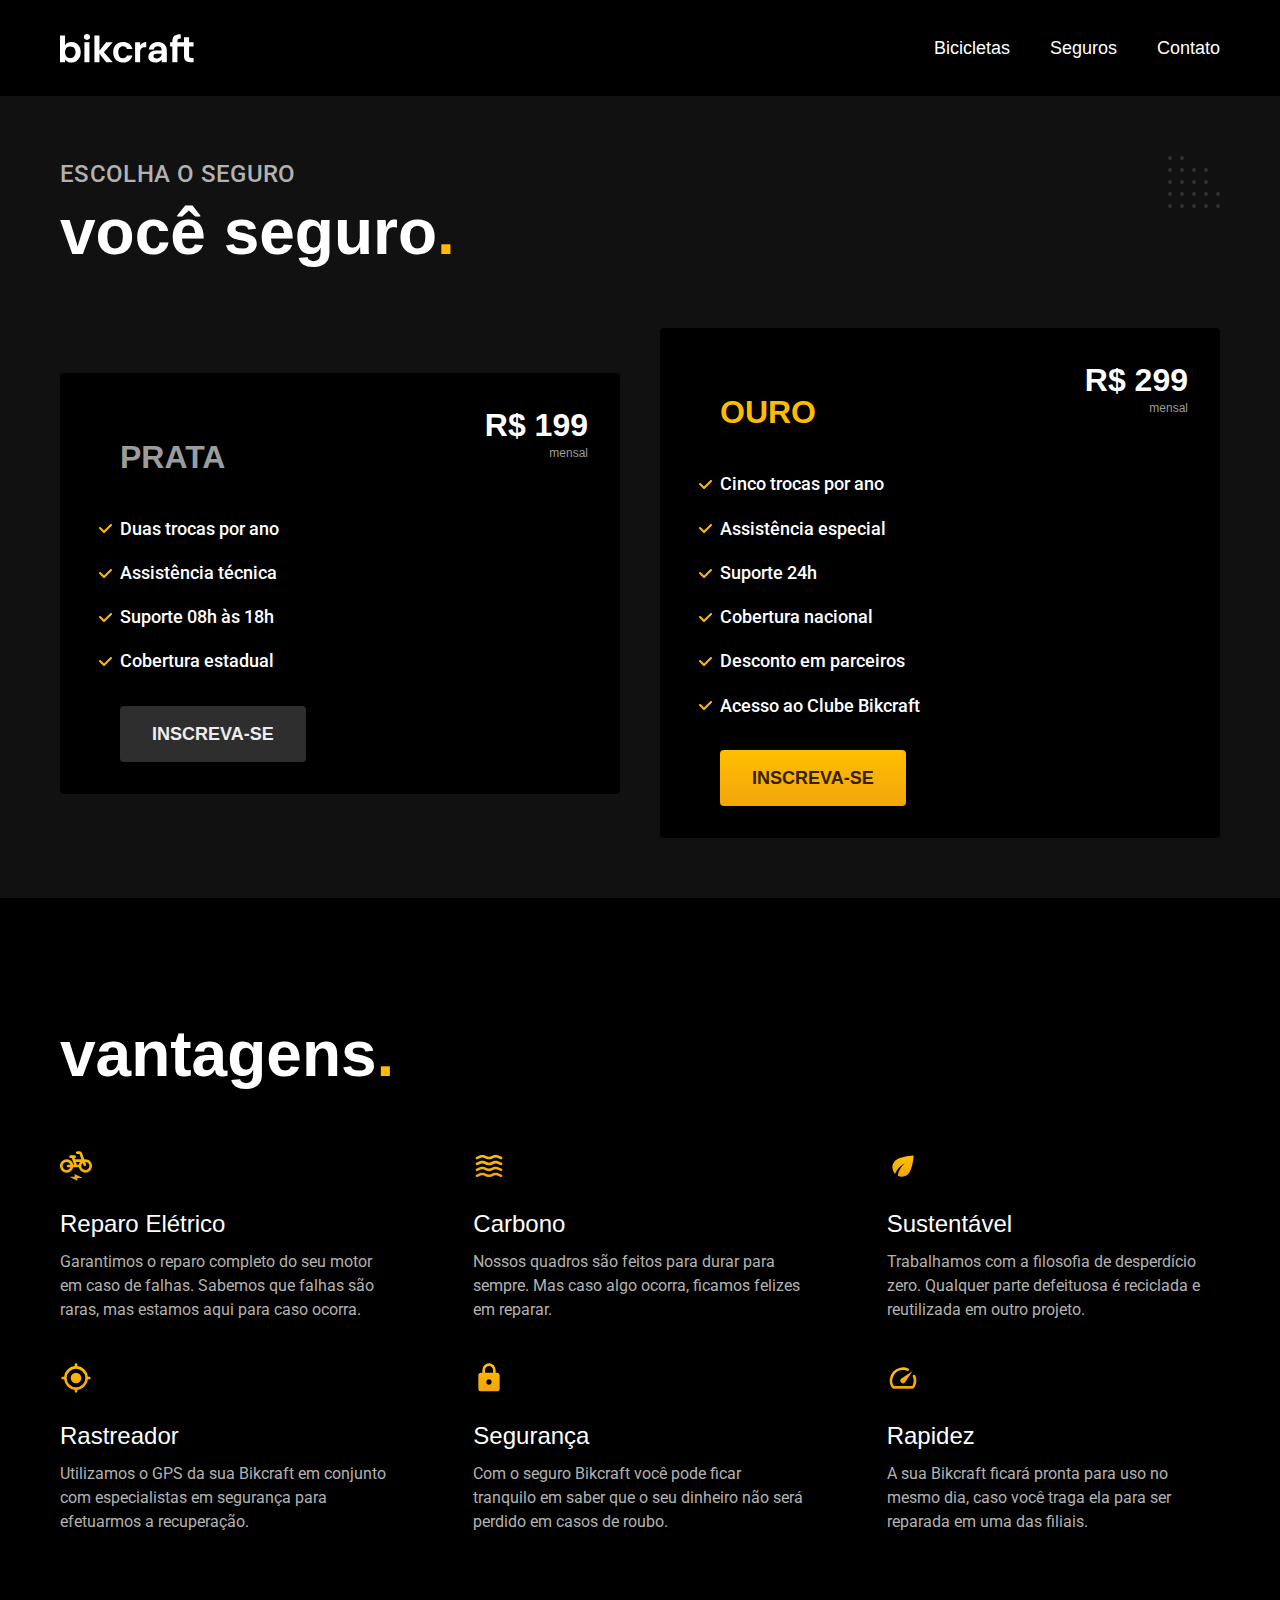
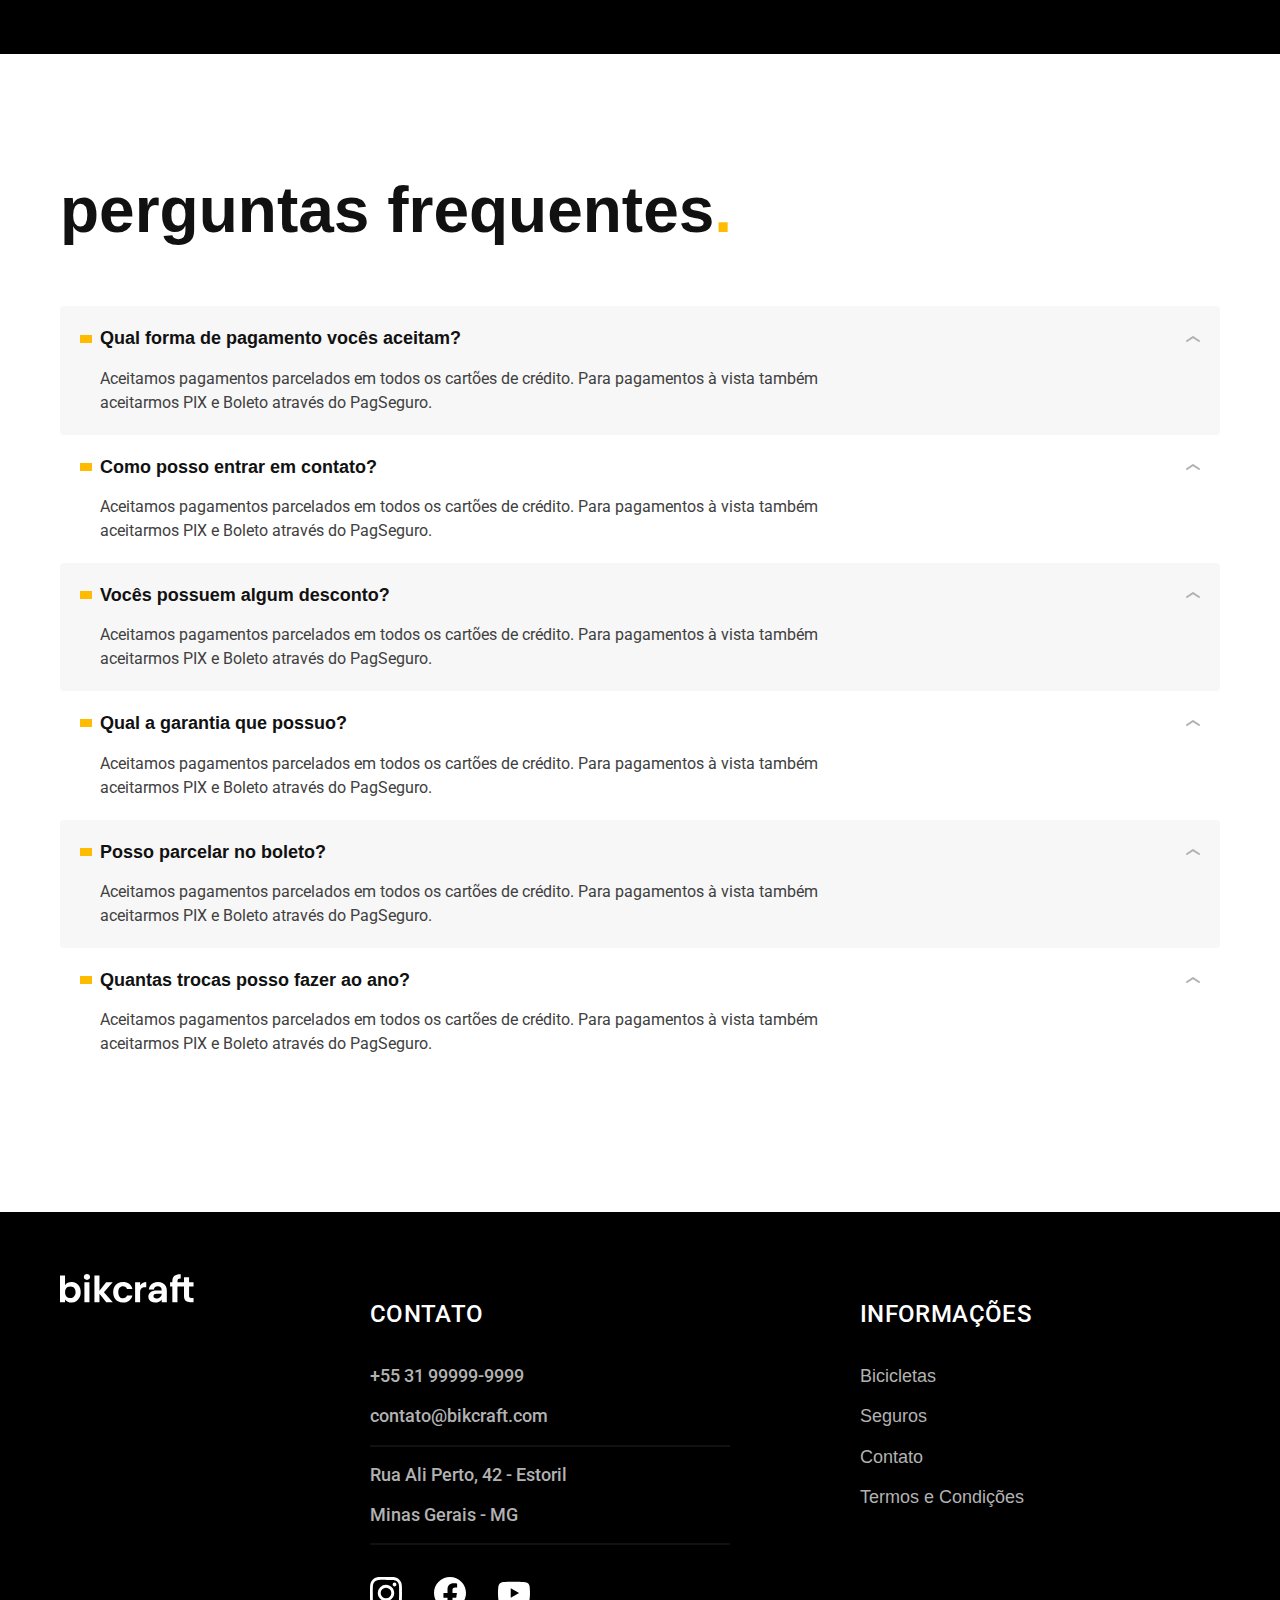
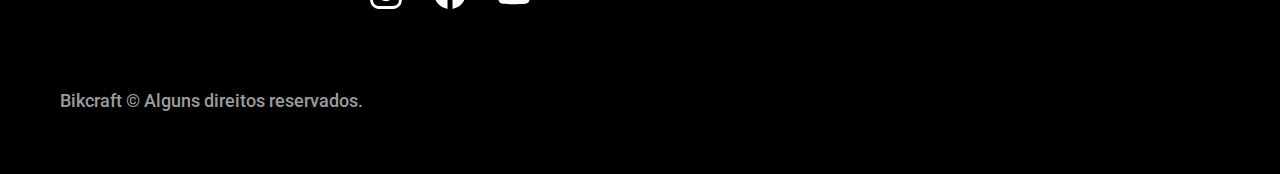
<file: seguros.html>
<!DOCTYPE html>

<html lang="pt-br">
  <head>
    <meta charset="UTF-8">
    <meta name="viewport" content="width=device-width, initial-scale=1.0">

    <title>Termos e Condições | Bikcraft</title>
    <meta name="description" content="Termos e condições.">

    <link rel="stylesheet" href="./css/style.css">

    <link rel="preconnect" href="https://fonts.googleapis.com">
    <link rel="preconnect" href="https://fonts.gstatic.com" crossorigin>
    <link href="https://fonts.googleapis.com/css2?family=Merriweather:ital,wght@1,900&
    family=Poppins:wght@400;600&family=Roboto:wght@400;500&display=swap" rel="stylesheet">
  </head>

  <body id="seguros">
    <header class="header-bg">
      <div class="header container">
        <a href="./index.html">
          <img src="./img/bikcraft.svg" alt="Bikcraft">
        </a>

        <nav aria-label="primaria">
          <ul class="header-menu font-1-m cor-0">
            <li><a href="./bicicletas.html">Bicicletas</a></li>
            <li><a href="./seguros.html">Seguros</a></li>
            <li><a href="./contato.html">Contato</a></li>
          </ul>
        </nav>
      </div>
    </header>

    <main class="seguros-bg">
      <div class="titulo-bg">
        <div class="titulo container">
          <p class="font-2-l-b cor-5">Escolha o seguro</p>
          <h1 class="font-1-xxl cor-0">você seguro<span class="cor-p1">.</span></h1>
        </div>
      </div>

      <div class="seguros container">
        <div class="seguros-item">
          <h3 class="font-1-xl cor-6">PRATA</h3>
          <span class="font-1-xl cor-0">R$ 199 <span class="font-1-xs cor-6">mensal</span></span>

          <ul class="font-2-m cor-0">
            <li>Duas trocas por ano</li>
            <li>Assistência técnica</li>
            <li>Suporte 08h às 18h</li>
            <li>Cobertura estadual</li>
          </ul>

          <a class="botao secundario" href="./orcamento.html">Inscreva-se</a>
        </div>

        <div class="seguros-item">
          <h3 class="font-1-xl cor-p1">OURO</h3>
          <span class="font-1-xl cor-0">R$ 299 <span class="font-1-xs cor-6">mensal</span></span>

          <ul class="font-2-m cor-0">
            <li>Cinco trocas por ano</li>
            <li>Assistência especial</li>
            <li>Suporte 24h</li>
            <li>Cobertura nacional</li>
            <li>Desconto em parceiros</li>
            <li>Acesso ao Clube Bikcraft</li>
          </ul>

          <a class="botao" href="./orcamento.html">Inscreva-se</a>
        </div>
      </div>
    </main>

    <section class="vantagens-bg">
      <div class="vantagens container">
        <h2 class="font-1-xxl cor-0">vantagens<span class="cor-p1">.</span></h2>
        <ul>
          <li>
            <img src="./img/icones/eletrica.svg" alt="">
            <h3 class="font-1-l cor-0">Reparo Elétrico</h3>
            <p class="font-2-s cor-5">
              Garantimos o reparo completo do seu motor em caso de falhas. 
              Sabemos que falhas são raras, mas estamos aqui para caso ocorra.
            </p>
          </li>

          <li>
            <img src="./img/icones/carbono.svg" alt="">
            <h3 class="font-1-l cor-0">Carbono</h3>
            <p class="font-2-s cor-5">
              Nossos quadros são feitos para durar para sempre. Mas caso algo ocorra, 
              ficamos felizes em reparar.
            </p>
          </li>

          <li>
            <img src="./img/icones/sustentavel.svg" alt="">
            <h3 class="font-1-l cor-0">Sustentável</h3>
            <p class="font-2-s cor-5">
              Trabalhamos com a filosofia de desperdício zero. Qualquer parte defeituosa é 
              reciclada e reutilizada em outro projeto.
            </p>
          </li>

          <li>
            <img src="./img/icones/rastreador.svg" alt="">
            <h3 class="font-1-l cor-0">Rastreador</h3>
            <p class="font-2-s cor-5">
              Utilizamos o GPS da sua Bikcraft em conjunto com especialistas em 
              segurança para efetuarmos a recuperação.
            </p>
          </li>

          <li>
            <img src="./img/icones/seguro.svg" alt="">
            <h3 class="font-1-l cor-0">Segurança</h3>
            <p class="font-2-s cor-5">
              Com o seguro Bikcraft você pode ficar tranquilo em saber que o 
              seu dinheiro não será perdido em casos de roubo.
            </p>
          </li>

          <li>
            <img src="./img/icones/velocidade.svg" alt="">
            <h3 class="font-1-l cor-0">Rapidez</h3>
            <p class="font-2-s cor-5">
              A sua Bikcraft ficará pronta para uso no mesmo dia, 
              caso você traga ela para ser reparada em uma das filiais.
            </p>
          </li>
        </ul>
      </div>
    </section>

    <article class="perguntas container">
      <h2 class="font-1-xxl">perguntas frequentes<span class="cor-p1">.</span></h2>

      <dl>
        <div>
          <dt class="font-1-m-b">Qual forma de pagamento vocês aceitam?</dt>
          <dd class="font-2-s cor-9">
            Aceitamos pagamentos parcelados em todos os cartões de crédito. 
            Para pagamentos à vista também aceitarmos PIX e Boleto através do PagSeguro.
          </dd>
        </div>
        <div>
          <dt class="font-1-m-b">Como posso entrar em contato?</dt>
          <dd class="font-2-s cor-9">
            Aceitamos pagamentos parcelados em todos os cartões de crédito. 
            Para pagamentos à vista também aceitarmos PIX e Boleto através do PagSeguro.
          </dd>
        </div>
        <div>
          <dt class="font-1-m-b">Vocês possuem algum desconto?</dt>
          <dd class="font-2-s cor-9">
            Aceitamos pagamentos parcelados em todos os cartões de crédito. 
            Para pagamentos à vista também aceitarmos PIX e Boleto através do PagSeguro.
          </dd>
        </div>
        <div>
          <dt class="font-1-m-b">Qual a garantia que possuo?</dt>
          <dd class="font-2-s cor-9">
            Aceitamos pagamentos parcelados em todos os cartões de crédito. 
            Para pagamentos à vista também aceitarmos PIX e Boleto através do PagSeguro.
          </dd>
        </div>
        <div>
          <dt class="font-1-m-b">Posso parcelar no boleto?</dt>
          <dd class="font-2-s cor-9">
            Aceitamos pagamentos parcelados em todos os cartões de crédito. 
            Para pagamentos à vista também aceitarmos PIX e Boleto através do PagSeguro.
          </dd>
        </div>
        <div>
          <dt class="font-1-m-b">Quantas trocas posso fazer ao ano?</dt>
          <dd class="font-2-s cor-9">
            Aceitamos pagamentos parcelados em todos os cartões de crédito. 
            Para pagamentos à vista também aceitarmos PIX e Boleto através do PagSeguro.
          </dd>
        </div>
      </dl>
    </article>

    <footer class="footer-bg">
      <div class="footer container">
        <img src="./img/bikcraft.svg" alt="Bikcraft">

        <div class="footer-contato">
          <h3 class="font-2-l-b cor-0">Contato</h3>

          <ul class="font-2-m cor-5">
            <li><a href="tel:+5531999999999">+55 31 99999-9999</a></li>
            <li><a href="mailto:contato@bikcraft.com">contato@bikcraft.com</a></li>
            <li>Rua Ali Perto, 42 - Estoril</li>
            <li>Minas Gerais - MG</li>
          </ul>

          <div class="footer-redes">
            <a href="./">
              <img src="./img/redes/instagram.svg" alt="Instagram">
            </a>
            <a href="./">
              <img src="./img/redes/facebook.svg" alt="Facebook">
            </a>
            <a href="./">
              <img src="./img/redes/youtube.svg" alt="Youtube">
            </a>
          </div>
        </div>

        <div class="footer-informacoes">
          <h3 class="font-2-l-b cor-0">Informações</h3>
          
          <nav>
            <ul class="font-1-m cor-5">
              <li><a href="./bicicletas.html">Bicicletas</a></li>
              <li><a href="./seguros.html">Seguros</a></li>
              <li><a href="./contato.html">Contato</a></li>
              <li><a href="./termos.html">Termos e Condições</a></li>
            </ul>
          </nav>
        </div>

        <p class="footer-copy font-2-m cor-6">Bikcraft © Alguns direitos reservados.</p>
      </div>
    </footer>
  </body>
</html>
</file>
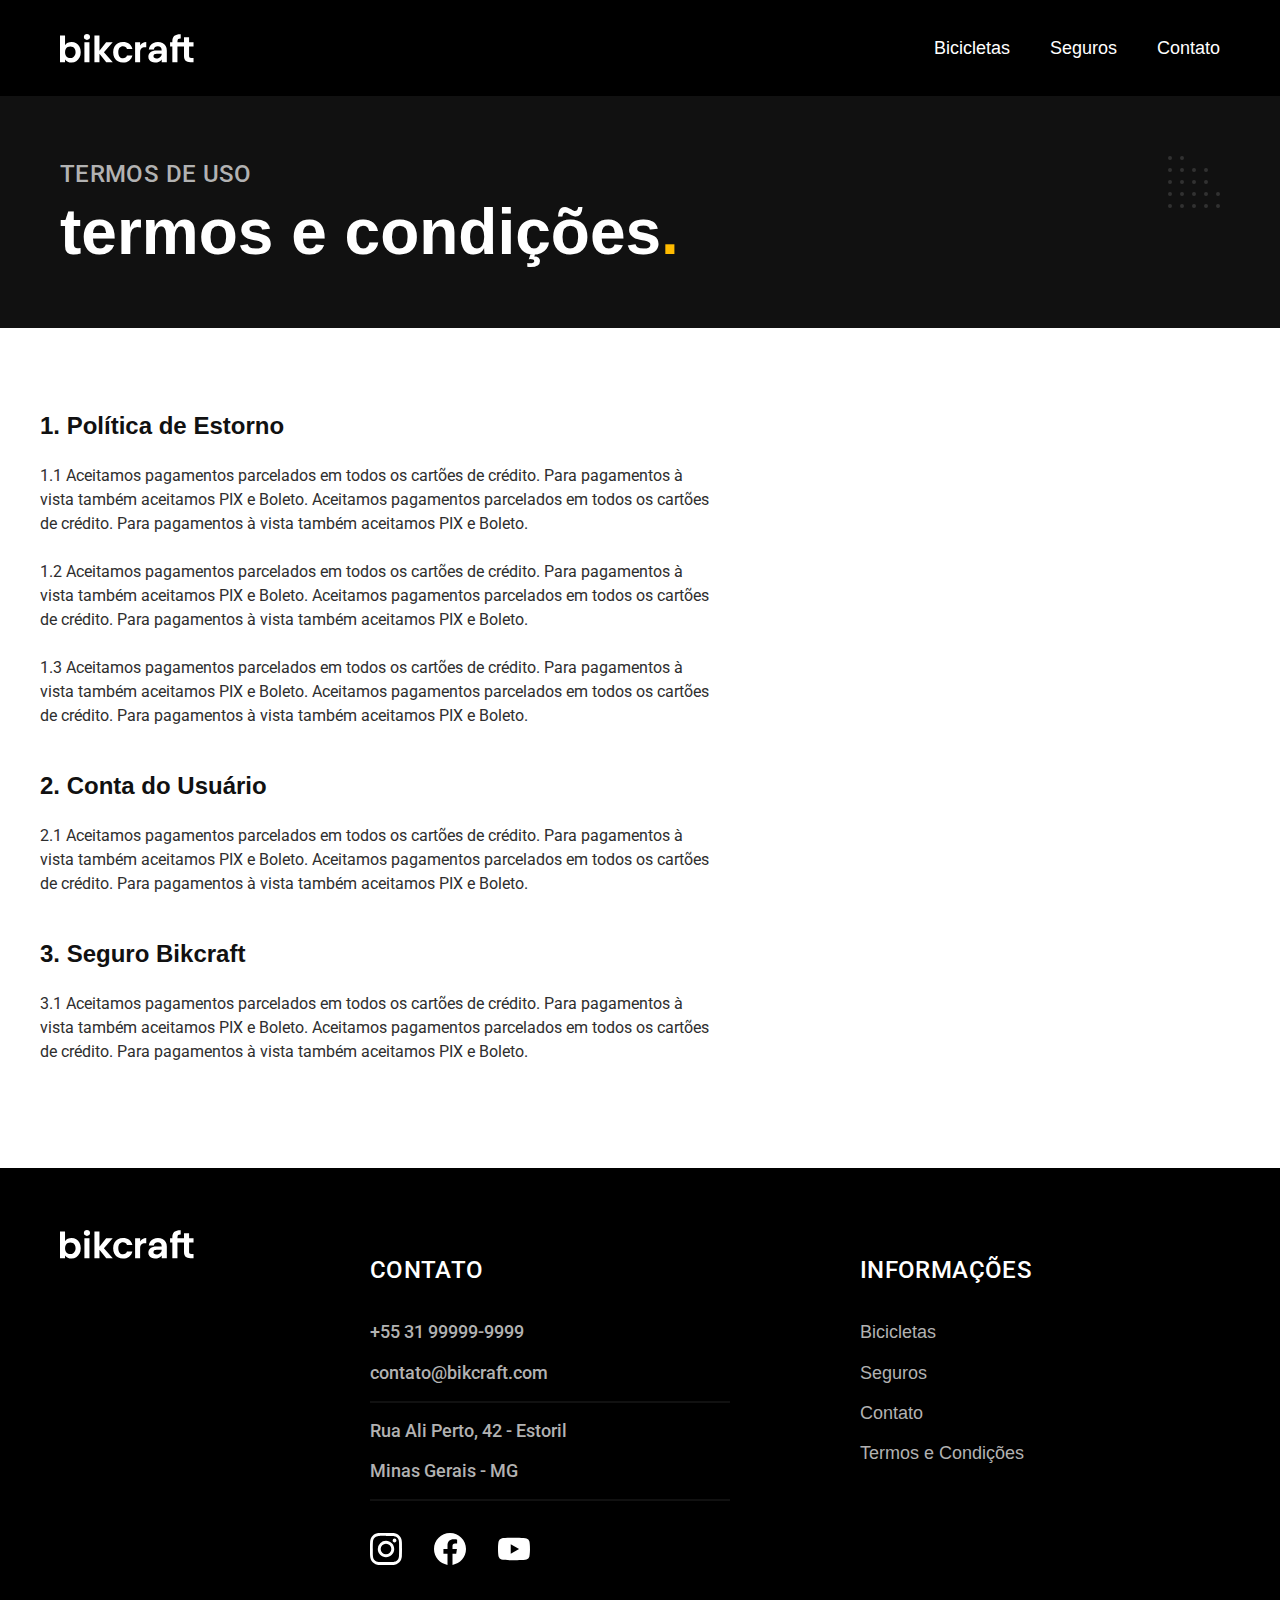
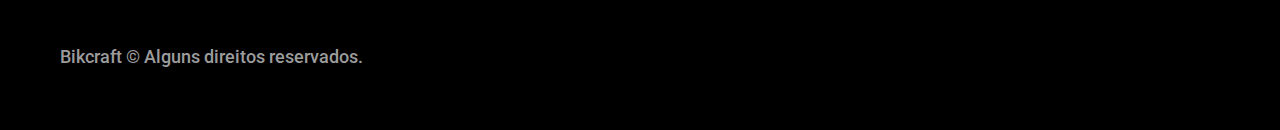
<file: termos.html>
<!DOCTYPE html>

<html lang="pt-br">
  <head>
    <meta charset="UTF-8">
    <meta name="viewport" content="width=device-width, initial-scale=1.0">

    <title>Termos e Condições | Bikcraft</title>
    <meta name="description" content="Termos e condições.">

    <link rel="stylesheet" href="./css/style.css">

    <link rel="preconnect" href="https://fonts.googleapis.com">
    <link rel="preconnect" href="https://fonts.gstatic.com" crossorigin>
    <link href="https://fonts.googleapis.com/css2?family=Merriweather:ital,wght@1,900&
    family=Poppins:wght@400;600&family=Roboto:wght@400;500&display=swap" rel="stylesheet">
  </head>

  <body id="termos">
    <header class="header-bg">
      <div class="header container">
        <a href="./index.html">
          <img src="./img/bikcraft.svg" alt="Bikcraft">
        </a>

        <nav aria-label="primaria">
          <ul class="header-menu font-1-m cor-0">
            <li><a href="./bicicletas.html">Bicicletas</a></li>
            <li><a href="./seguros.html">Seguros</a></li>
            <li><a href="./contato.html">Contato</a></li>
          </ul>
        </nav>
      </div>
    </header>

    <main>
      <div class="titulo-bg">
        <div class="titulo container">
          <p class="font-2-l-b cor-5">Termos de uso</p>
          <h1 class="font-1-xxl cor-0">termos e condições<span class="cor-p1">.</span></h1>
        </div>
      </div>

      <div class="termos font-2-s cor-10 container">
         <h2 class="font-1-l cor-11">1. Política de Estorno</h2>
         <p>
          1.1 Aceitamos pagamentos parcelados em todos os cartões de crédito. 
          Para pagamentos à vista também aceitamos PIX e Boleto. Aceitamos pagamentos 
          parcelados em todos os cartões de crédito. Para pagamentos à vista também 
          aceitamos PIX e Boleto.
         </p>
         <p>
          1.2 Aceitamos pagamentos parcelados em todos os cartões de crédito. 
          Para pagamentos à vista também aceitamos PIX e Boleto. Aceitamos pagamentos 
          parcelados em todos os cartões de crédito. Para pagamentos à vista também 
          aceitamos PIX e Boleto.
         </p>
         <p>
          1.3 Aceitamos pagamentos parcelados em todos os cartões de crédito. 
          Para pagamentos à vista também aceitamos PIX e Boleto. Aceitamos pagamentos 
          parcelados em todos os cartões de crédito. Para pagamentos à vista também 
          aceitamos PIX e Boleto.
         </p>

         <h2 class="font-1-l cor-11">2. Conta do Usuário</h2>
         <p>
          2.1 Aceitamos pagamentos parcelados em todos os cartões de crédito. 
          Para pagamentos à vista também aceitamos PIX e Boleto. Aceitamos pagamentos 
          parcelados em todos os cartões de crédito. Para pagamentos à vista também 
          aceitamos PIX e Boleto.
         </p>

         <h2 class="font-1-l cor-11">3. Seguro Bikcraft</h2>
         <p>
          3.1 Aceitamos pagamentos parcelados em todos os cartões de crédito. 
          Para pagamentos à vista também aceitamos PIX e Boleto. Aceitamos pagamentos 
          parcelados em todos os cartões de crédito. Para pagamentos à vista também 
          aceitamos PIX e Boleto.
         </p>
      </div>
    </main>

    <footer class="footer-bg">
      <div class="footer container">
        <img src="./img/bikcraft.svg" alt="Bikcraft">

        <div class="footer-contato">
          <h3 class="font-2-l-b cor-0">Contato</h3>

          <ul class="font-2-m cor-5">
            <li><a href="tel:+5531999999999">+55 31 99999-9999</a></li>
            <li><a href="mailto:contato@bikcraft.com">contato@bikcraft.com</a></li>
            <li>Rua Ali Perto, 42 - Estoril</li>
            <li>Minas Gerais - MG</li>
          </ul>

          <div class="footer-redes">
            <a href="./">
              <img src="./img/redes/instagram.svg" alt="Instagram">
            </a>
            <a href="./">
              <img src="./img/redes/facebook.svg" alt="Facebook">
            </a>
            <a href="./">
              <img src="./img/redes/youtube.svg" alt="Youtube">
            </a>
          </div>
        </div>

        <div class="footer-informacoes">
          <h3 class="font-2-l-b cor-0">Informações</h3>
          
          <nav>
            <ul class="font-1-m cor-5">
              <li><a href="./bicicletas.html">Bicicletas</a></li>
              <li><a href="./seguros.html">Seguros</a></li>
              <li><a href="./contato.html">Contato</a></li>
              <li><a href="./termos.html">Termos e Condições</a></li>
            </ul>
          </nav>
        </div>

        <p class="footer-copy font-2-m cor-6">Bikcraft © Alguns direitos reservados.</p>
      </div>
    </footer>
  </body>
</html>
</file>
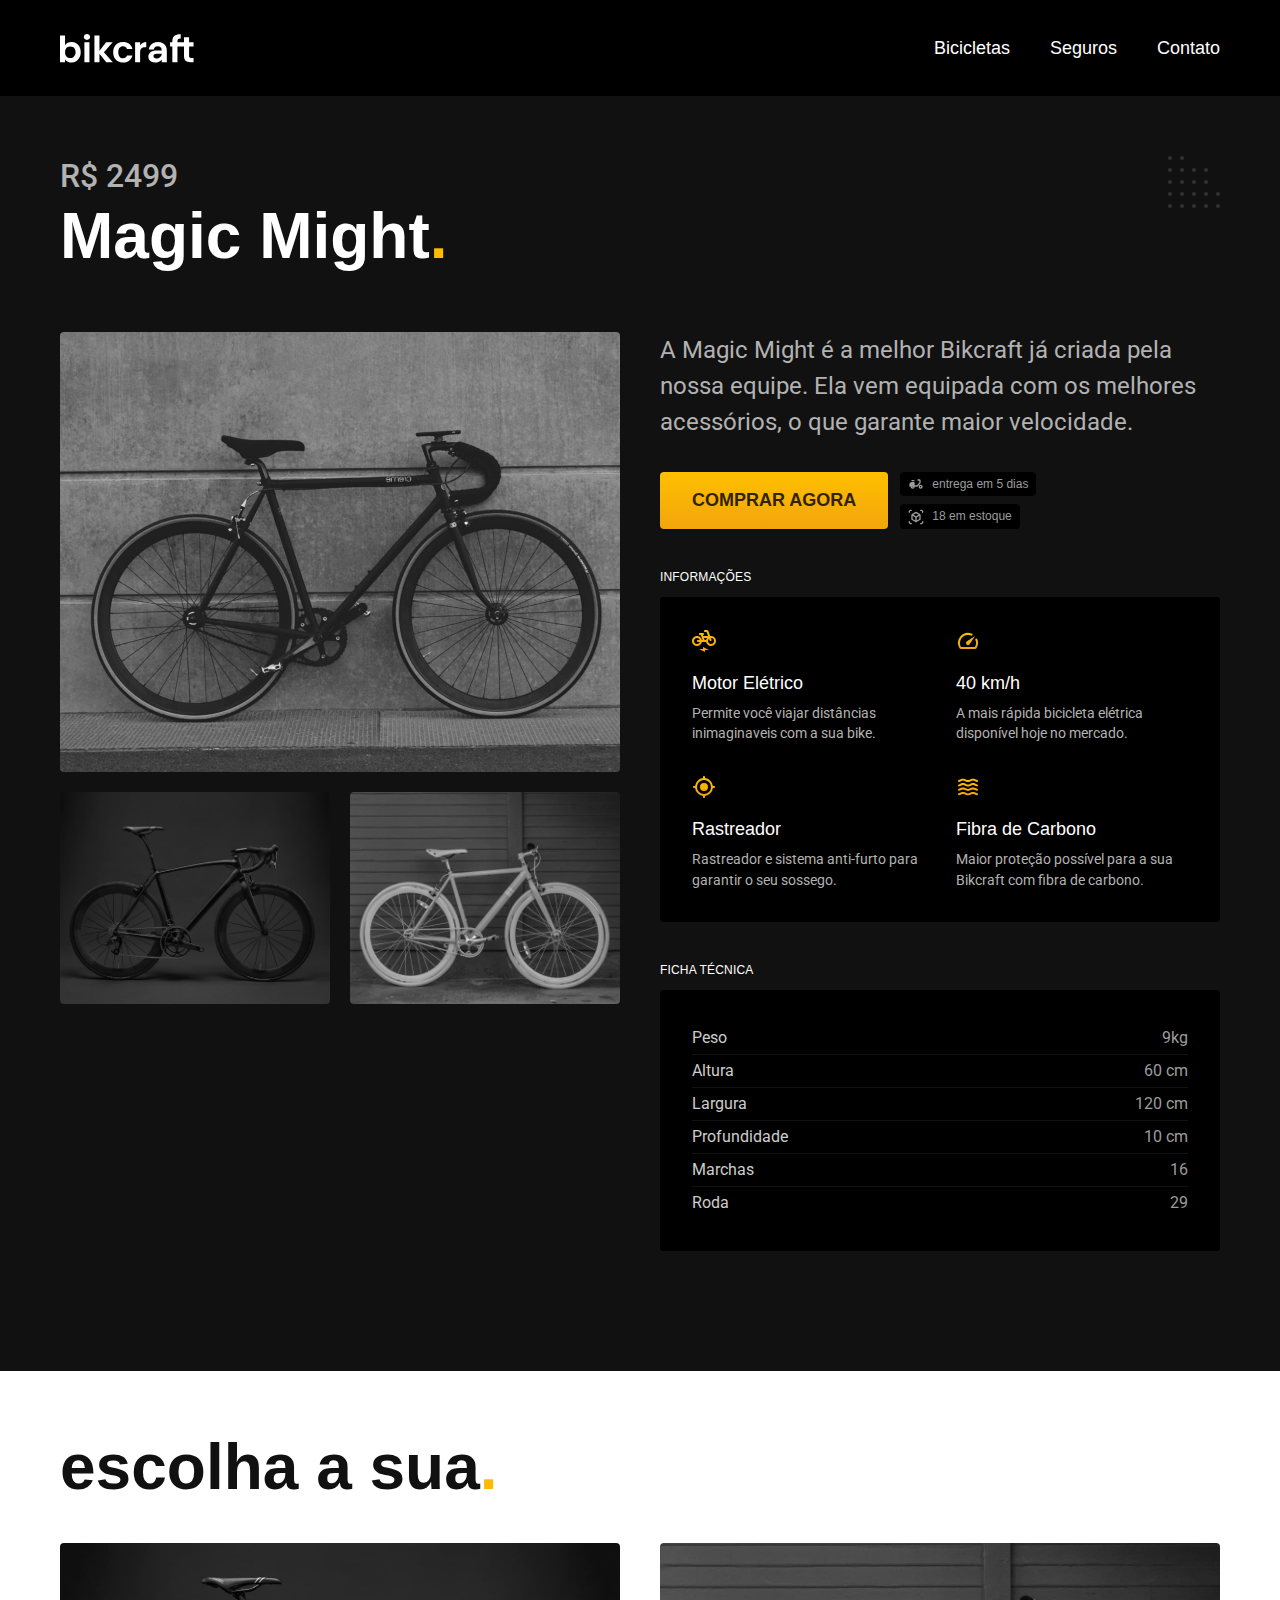
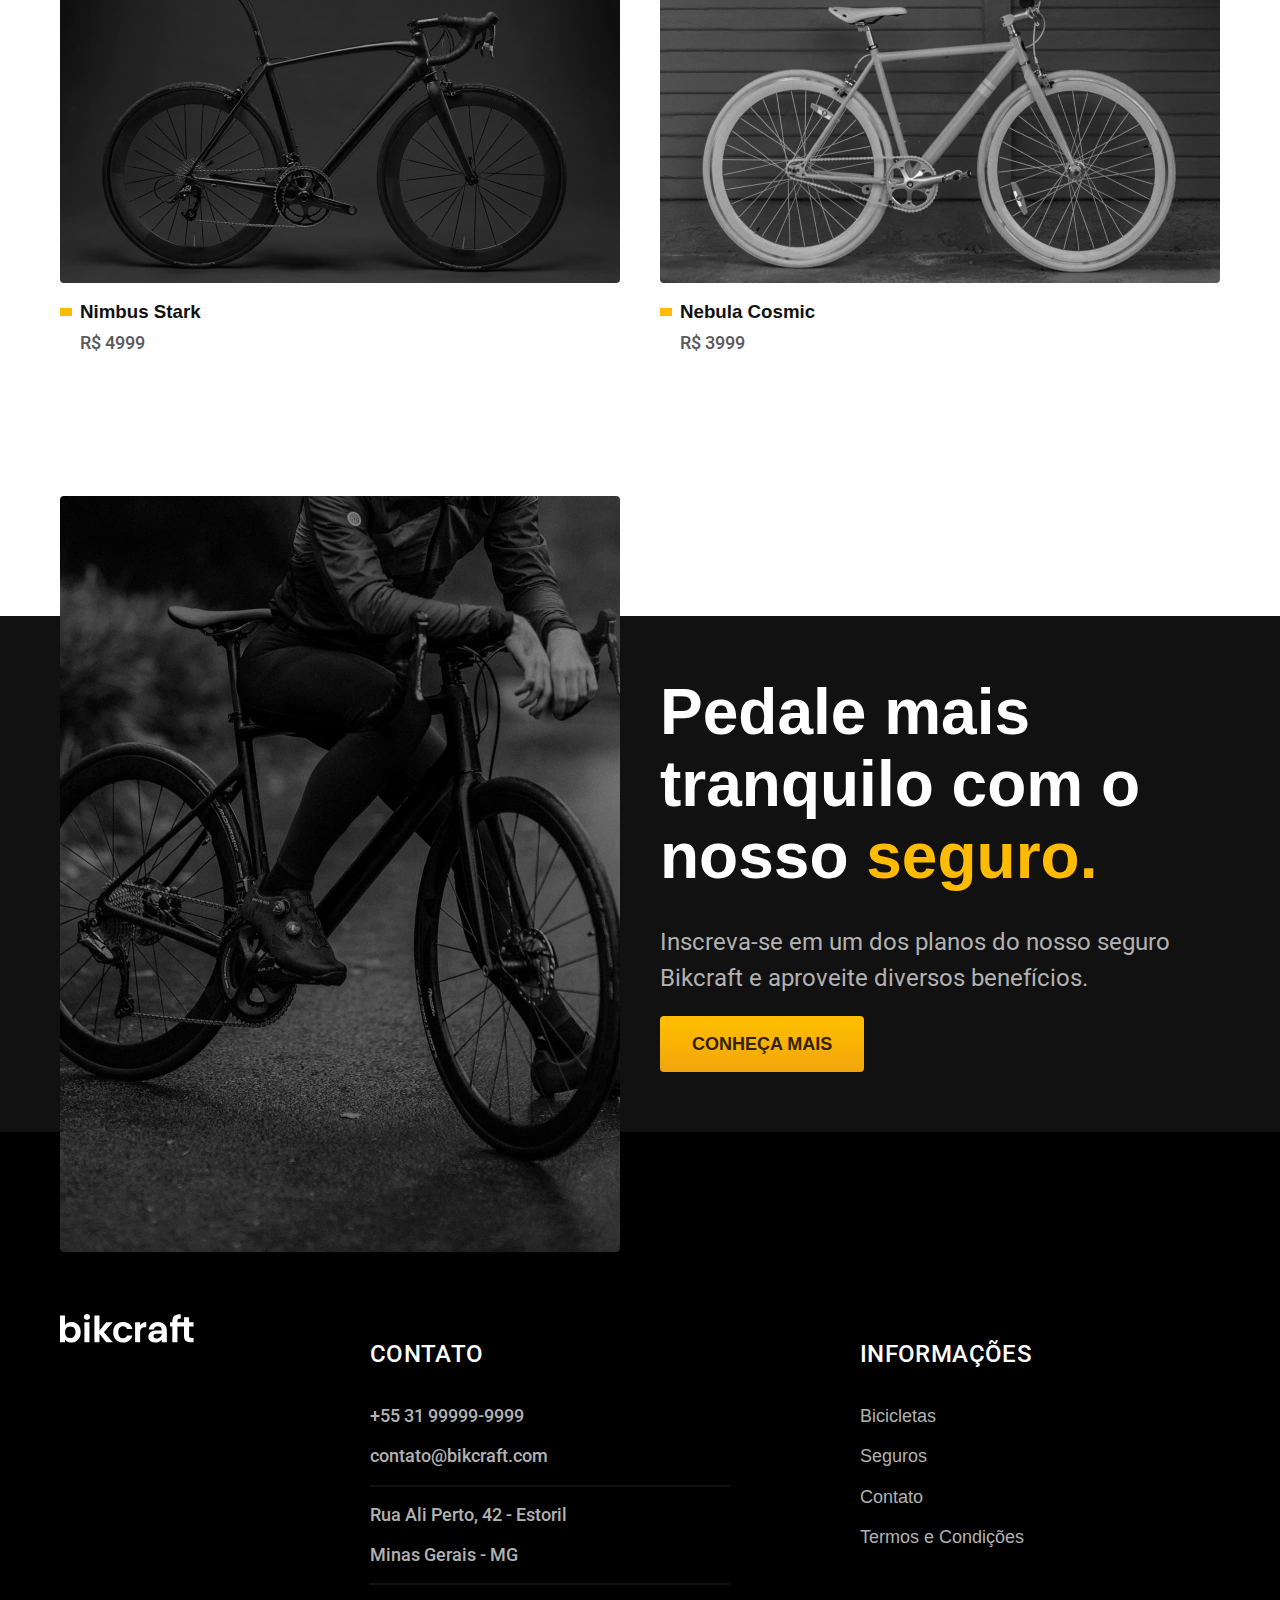
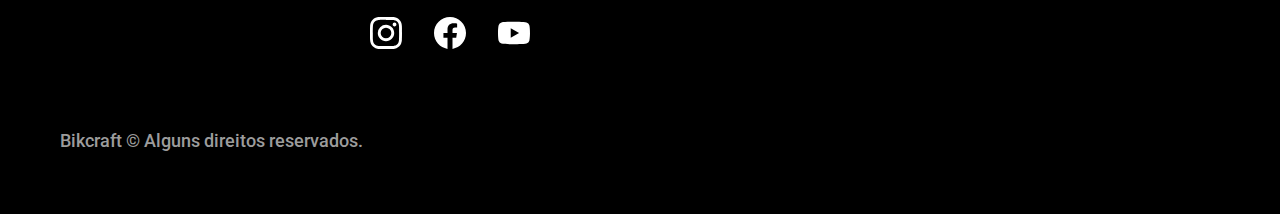
<file: bicicletas/magic.html>
<!DOCTYPE html>

<html lang="pt-br">
  <head>
    <meta charset="UTF-8">
    <meta name="viewport" content="width=device-width, initial-scale=1.0">

    <title>Magic | Bikcraft</title>
    <meta name="description" content="Magic.">

    <link rel="stylesheet" href="../css/style.css">

    <link rel="preconnect" href="https://fonts.googleapis.com">
    <link rel="preconnect" href="https://fonts.gstatic.com" crossorigin>
    <link href="https://fonts.googleapis.com/css2?family=Merriweather:ital,wght@1,900&
    family=Poppins:wght@400;600&family=Roboto:wght@400;500&display=swap" rel="stylesheet">
  </head>

  <body id="bicicleta">
    <header class="header-bg">
      <div class="header container">
        <a href="../index.html">
          <img src="../img/bikcraft.svg" alt="Bikcraft">
        </a>

        <nav aria-label="primaria">
          <ul class="header-menu font-1-m cor-0">
            <li><a href="../bicicletas.html">Bicicletas</a></li>
            <li><a href="../seguros.html">Seguros</a></li>
            <li><a href="../contato.html">Contato</a></li>
          </ul>
        </nav>
      </div>
    </header>

    <main class="titulo-bg">
      <div>
        <div class="titulo container">
          <p class="font-2-xl cor-5">R$ 2499</p>
          <h1 class="font-1-xxl cor-0">Magic Might<span class="cor-p1">.</span></h1>
        </div>
      </div>

      <div class="bicicleta container">
        <div class="bicicleta-imagens">
          <img src="../img/bicicleta/nimbus2.jpg" alt="">
          <img src="../img/bicicleta/nimbus1.jpg" alt="">
          <img src="../img/bicicleta/nimbus3.jpg" alt="">
        </div>

        <div class="bicicleta-conteudo">
          <p class="font-2-l cor-5">
            A Magic Might é a melhor Bikcraft já criada pela nossa equipe. 
            Ela vem equipada com os melhores acessórios, o que garante maior velocidade.
          </p>

          <div class="bicicleta-comprar">
            <a class="botao" href="../orcamento.html">Comprar Agora</a>

            <span class="font-1-xs cor-6">
              <img src="../img/icones/entrega.svg" alt="">
              entrega em 5 dias
            </span>

            <span class="font-1-xs cor-6">
              <img src="../img/icones/estoque.svg" alt="">
              18 em estoque
            </span>
          </div>

          <h2 class="font-1-xs cor-0">Informações</h2>
          <ul class="bicicleta-informacoes">
            <li>
              <img src="../img/icones/eletrica.svg" alt="">
              <h3 class="font-1-m cor-0">Motor Elétrico</h3>
              <p class="font-2-xs cor-5">
                Permite você viajar distâncias inimaginaveis com a sua bike.
              </p>
            </li>

            <li>
              <img src="../img/icones/velocidade.svg" alt="">
              <h3 class="font-1-m cor-0">40 km/h</h3>
              <p class="font-2-xs cor-5">
                A mais rápida bicicleta elétrica disponível hoje no mercado.
              </p>
            </li>

            <li>
              <img src="../img/icones/rastreador.svg" alt="">
              <h3 class="font-1-m cor-0">Rastreador</h3>
              <p class="font-2-xs cor-5">
                Rastreador e sistema anti-furto para garantir o seu sossego.
              </p>
            </li>

            <li>
              <img src="../img/icones/carbono.svg" alt="">
              <h3 class="font-1-m cor-0">Fibra de Carbono</h3>
              <p class="font-2-xs cor-5">
                Maior proteção possível para a sua Bikcraft com fibra de carbono.
              </p>
            </li>
          </ul>

          <h2 class="font-1-xs cor-0">Ficha técnica</h2>
          <ul class="bicicleta-ficha font-2-s cor-4">
            <li>Peso <span>9kg</span></li>
            <li>Altura <span>60 cm</span></li>
            <li>Largura <span>120 cm</span></li>
            <li>Profundidade <span>10 cm</span></li>
            <li>Marchas <span>16</span></li>
            <li>Roda <span>29</span></li>
          </ul>
        </div>
      </div>
    </main>

    <article class="bicicletas-lista container">
      <h2 class="font-1-xxl">escolha a sua<span class="cor-p1">.</span></h2>

      <ul>
        <li>
          <a href="./nimbus.html">
            <img src="../img/bicicletas/nimbus.jpg" alt="Bicicleta preta">
            <h3 class="font-1-x1">Nimbus Stark</h3>
            <span class="font-2-m cor-8">R$ 4999</span>
          </a>
        </li>

        <li>
          <a href="./nebula.html">
            <img src="../img/bicicletas/nebula.jpg" alt="Bicicleta preta">
            <h3 class="font-1-x1">Nebula Cosmic</h3>
            <span class="font-2-m cor-8">R$ 3999</span>
          </a>
        </li>
      </ul>
    </article>

    <article class="seguro-bg">
      <div class="seguro container">
        <div class="seguro-imagem">
          <img src="../img/fotos/seguros.jpg" alt="Pessoa parada em cima de uma bicicleta.">
        </div>

        <div class="seguro-conteudo">
          <h2 class="font-1-xxl cor-0">
            Pedale mais tranquilo com o nosso <span class="cor-p1">seguro.</span>
          </h2>
          <p class="font-2-l cor-5">
            Inscreva-se em um dos planos do nosso seguro Bikcraft e aproveite diversos benefícios.
          </p>
          <a class="botao" href="../seguros.html">Conheça Mais</a>
        </div>
      </div>
    </article>

    <footer class="footer-bg">
      <div class="footer container">
        <img src="../img/bikcraft.svg" alt="Bikcraft">

        <div class="footer-contato">
          <h3 class="font-2-l-b cor-0">Contato</h3>

          <ul class="font-2-m cor-5">
            <li><a href="tel:+5531999999999">+55 31 99999-9999</a></li>
            <li><a href="mailto:contato@bikcraft.com">contato@bikcraft.com</a></li>
            <li>Rua Ali Perto, 42 - Estoril</li>
            <li>Minas Gerais - MG</li>
          </ul>

          <div class="footer-redes">
            <a href="../">
              <img src="../img/redes/instagram.svg" alt="Instagram">
            </a>
            <a href="../">
              <img src="../img/redes/facebook.svg" alt="Facebook">
            </a>
            <a href="../">
              <img src="../img/redes/youtube.svg" alt="Youtube">
            </a>
          </div>
        </div>

        <div class="footer-informacoes">
          <h3 class="font-2-l-b cor-0">Informações</h3>
          
          <nav>
            <ul class="font-1-m cor-5">
              <li><a href="../bicicletas.html">Bicicletas</a></li>
              <li><a href="../seguros.html">Seguros</a></li>
              <li><a href="../contato.html">Contato</a></li>
              <li><a href="../termos.html">Termos e Condições</a></li>
            </ul>
          </nav>
        </div>

        <p class="footer-copy font-2-m cor-6">Bikcraft © Alguns direitos reservados.</p>
      </div>
    </footer>
  </body>
</html>
</file>
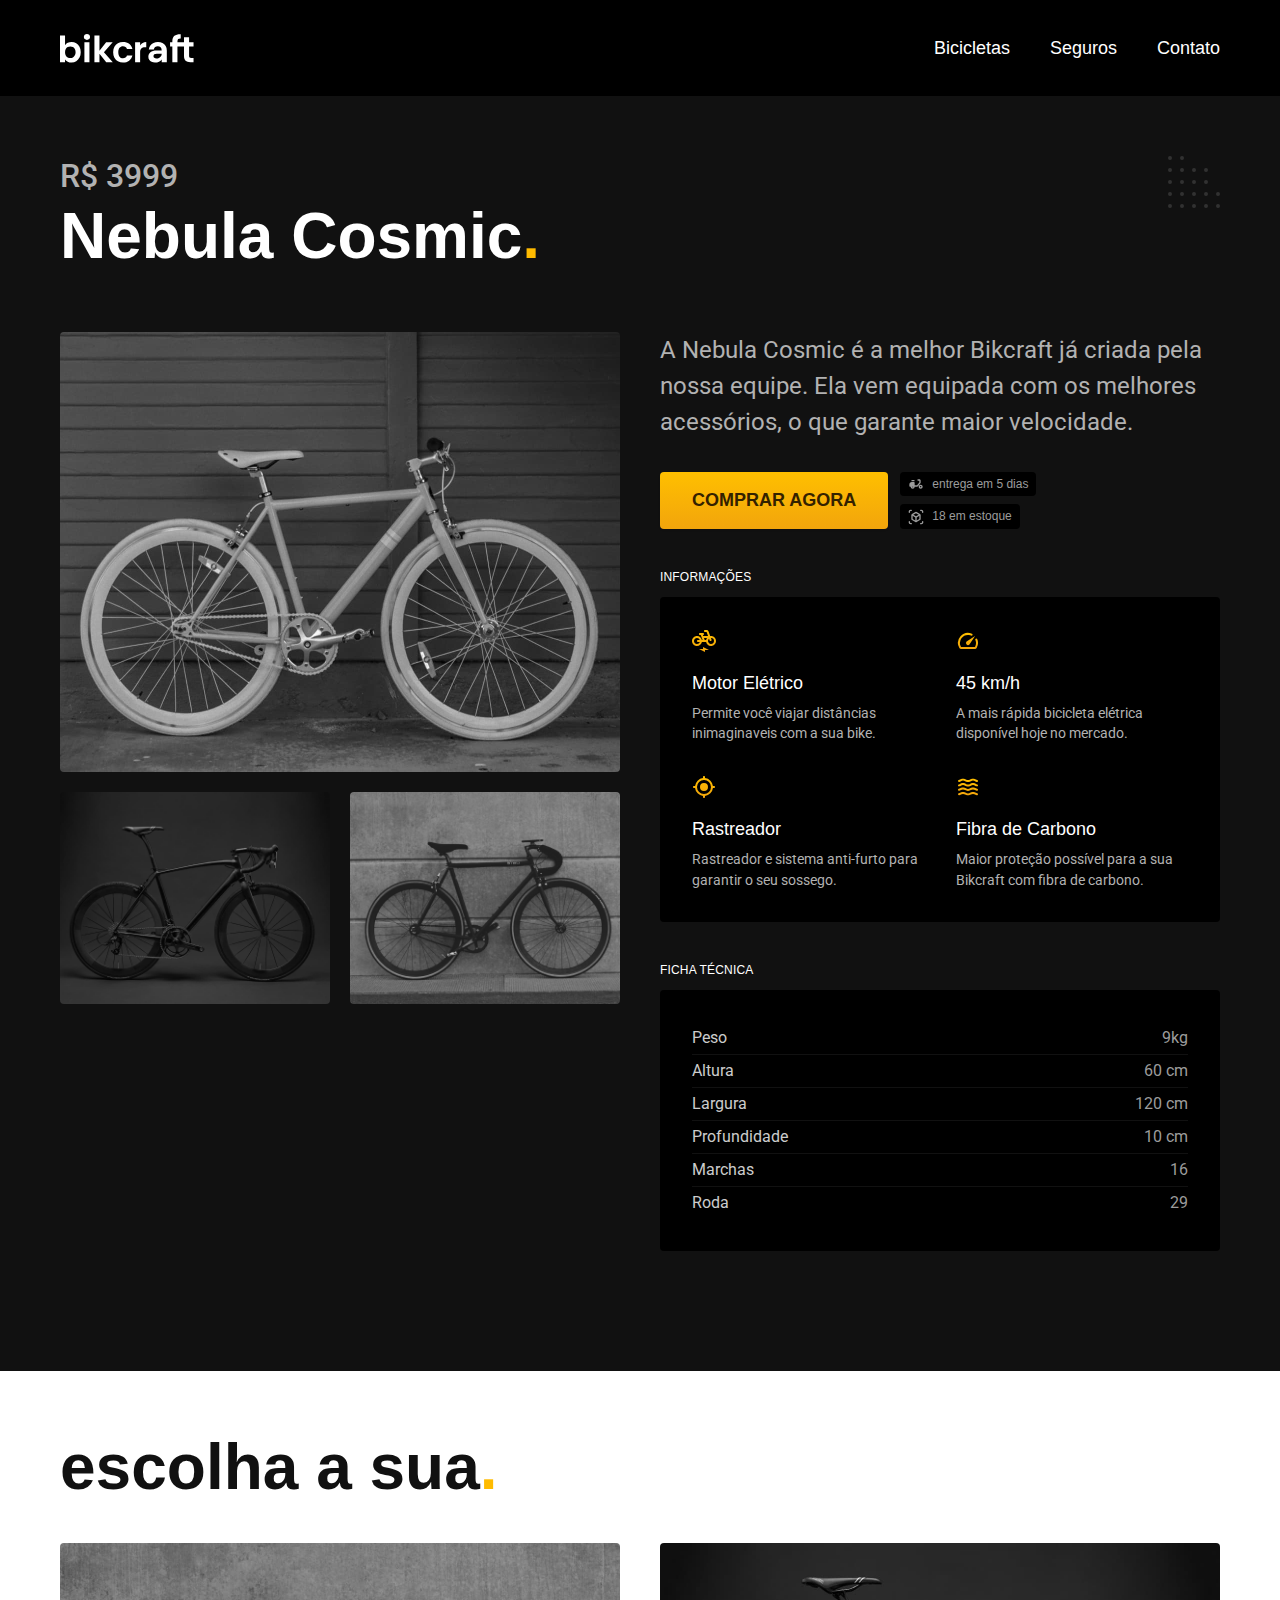
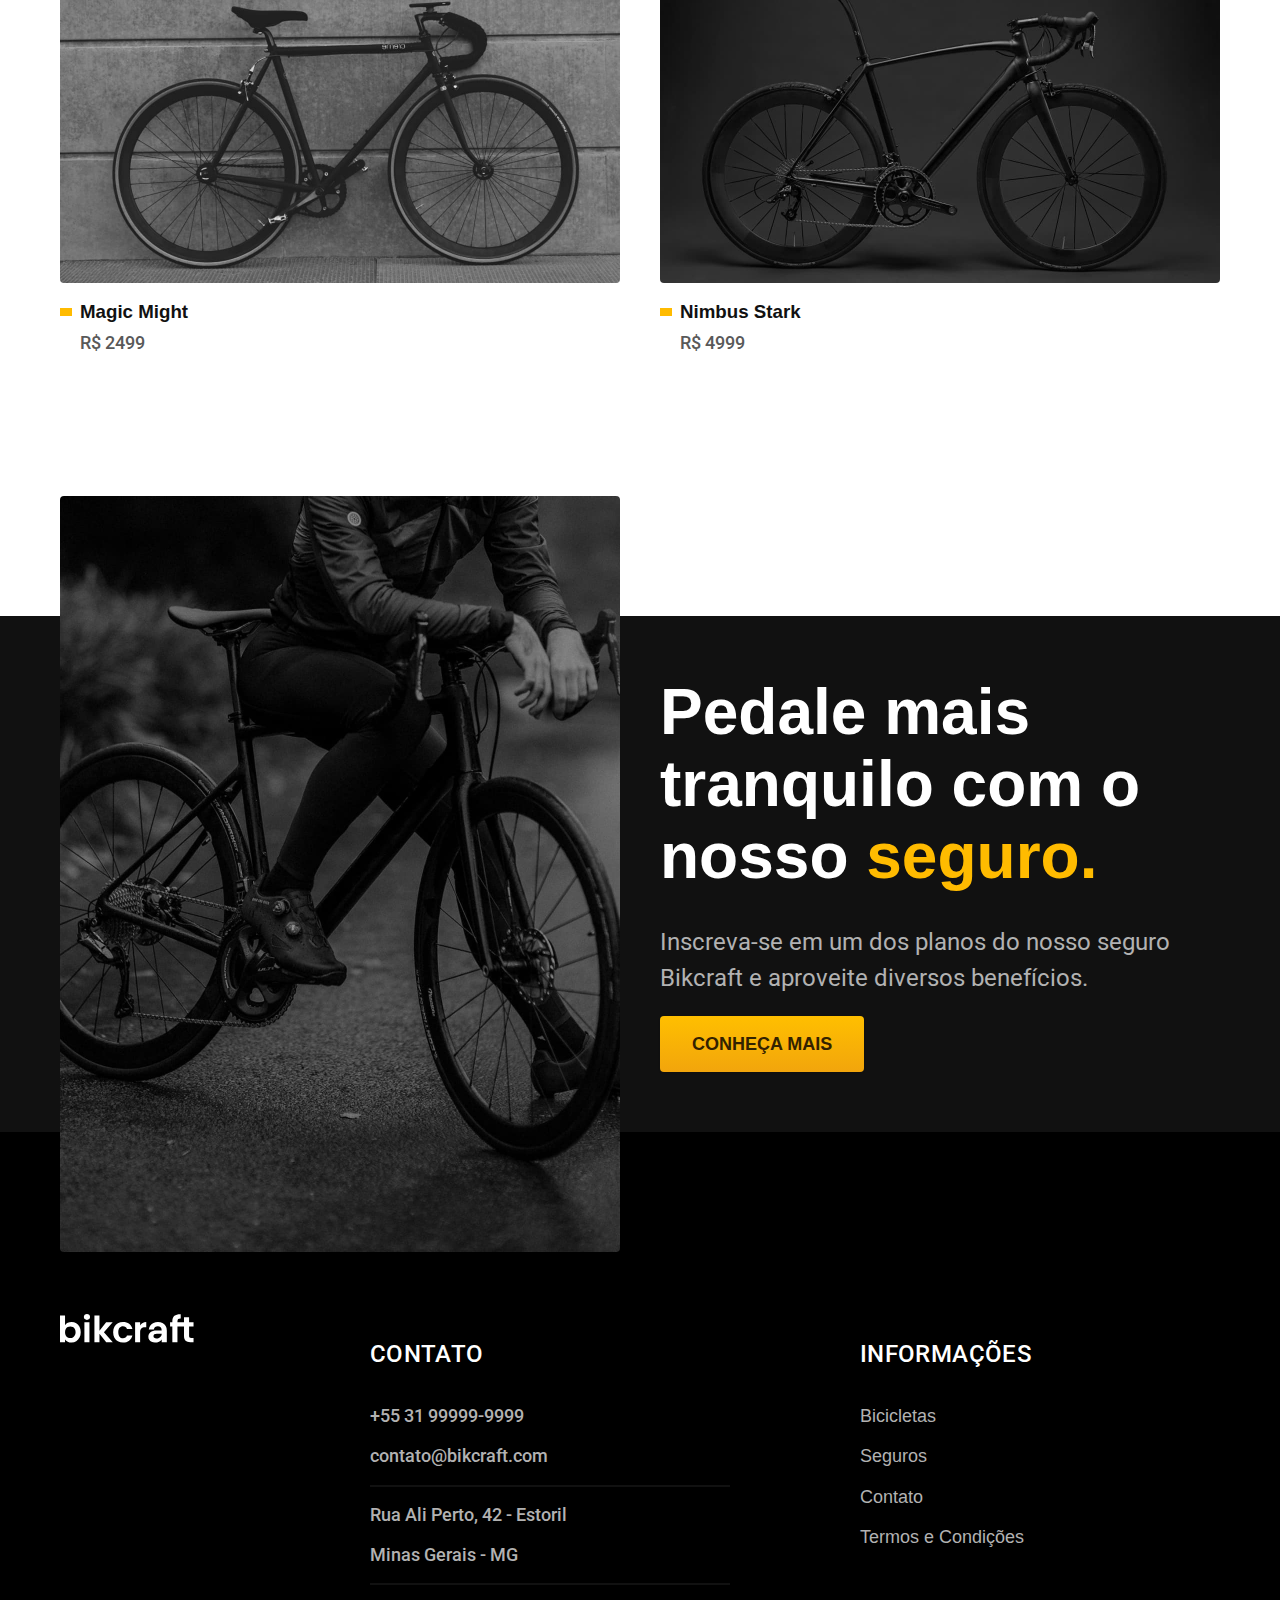
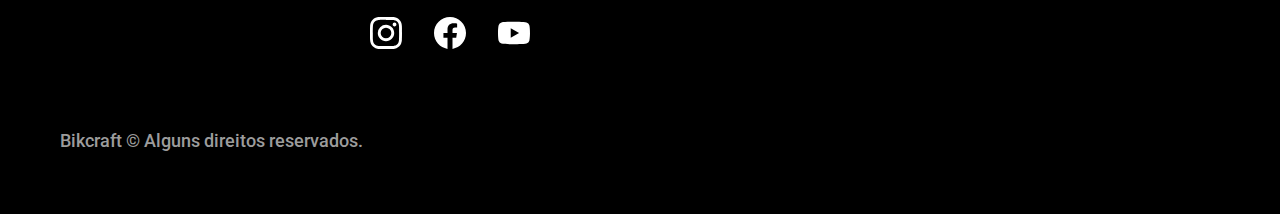
<file: bicicletas/nebula.html>
<!DOCTYPE html>

<html lang="pt-br">
  <head>
    <meta charset="UTF-8">
    <meta name="viewport" content="width=device-width, initial-scale=1.0">

    <title>Nebula | Bikcraft</title>
    <meta name="description" content="Nebula.">

    <link rel="stylesheet" href="../css/style.css">

    <link rel="preconnect" href="https://fonts.googleapis.com">
    <link rel="preconnect" href="https://fonts.gstatic.com" crossorigin>
    <link href="https://fonts.googleapis.com/css2?family=Merriweather:ital,wght@1,900&
    family=Poppins:wght@400;600&family=Roboto:wght@400;500&display=swap" rel="stylesheet">
  </head>

  <body id="bicicleta">
    <header class="header-bg">
      <div class="header container">
        <a href="../index.html">
          <img src="../img/bikcraft.svg" alt="Bikcraft">
        </a>

        <nav aria-label="primaria">
          <ul class="header-menu font-1-m cor-0">
            <li><a href="../bicicletas.html">Bicicletas</a></li>
            <li><a href="../seguros.html">Seguros</a></li>
            <li><a href="../contato.html">Contato</a></li>
          </ul>
        </nav>
      </div>
    </header>

    <main class="titulo-bg">
      <div>
        <div class="titulo container">
          <p class="font-2-xl cor-5">R$ 3999</p>
          <h1 class="font-1-xxl cor-0">Nebula Cosmic<span class="cor-p1">.</span></h1>
        </div>
      </div>

      <div class="bicicleta container">
        <div class="bicicleta-imagens">
          <img src="../img/bicicleta/nimbus3.jpg" alt="">
          <img src="../img/bicicleta/nimbus1.jpg" alt="">
          <img src="../img/bicicleta/nimbus2.jpg" alt="">
        </div>

        <div class="bicicleta-conteudo">
          <p class="font-2-l cor-5">
            A Nebula Cosmic é a melhor Bikcraft já criada pela nossa equipe. 
            Ela vem equipada com os melhores acessórios, o que garante maior velocidade.
          </p>

          <div class="bicicleta-comprar">
            <a class="botao" href="../orcamento.html">Comprar Agora</a>

            <span class="font-1-xs cor-6">
              <img src="../img/icones/entrega.svg" alt="">
              entrega em 5 dias
            </span>

            <span class="font-1-xs cor-6">
              <img src="../img/icones/estoque.svg" alt="">
              18 em estoque
            </span>
          </div>

          <h2 class="font-1-xs cor-0">Informações</h2>
          <ul class="bicicleta-informacoes">
            <li>
              <img src="../img/icones/eletrica.svg" alt="">
              <h3 class="font-1-m cor-0">Motor Elétrico</h3>
              <p class="font-2-xs cor-5">
                Permite você viajar distâncias inimaginaveis com a sua bike.
              </p>
            </li>

            <li>
              <img src="../img/icones/velocidade.svg" alt="">
              <h3 class="font-1-m cor-0">45 km/h</h3>
              <p class="font-2-xs cor-5">
                A mais rápida bicicleta elétrica disponível hoje no mercado.
              </p>
            </li>

            <li>
              <img src="../img/icones/rastreador.svg" alt="">
              <h3 class="font-1-m cor-0">Rastreador</h3>
              <p class="font-2-xs cor-5">
                Rastreador e sistema anti-furto para garantir o seu sossego.
              </p>
            </li>

            <li>
              <img src="../img/icones/carbono.svg" alt="">
              <h3 class="font-1-m cor-0">Fibra de Carbono</h3>
              <p class="font-2-xs cor-5">
                Maior proteção possível para a sua Bikcraft com fibra de carbono.
              </p>
            </li>
          </ul>

          <h2 class="font-1-xs cor-0">Ficha técnica</h2>
          <ul class="bicicleta-ficha font-2-s cor-4">
            <li>Peso <span>9kg</span></li>
            <li>Altura <span>60 cm</span></li>
            <li>Largura <span>120 cm</span></li>
            <li>Profundidade <span>10 cm</span></li>
            <li>Marchas <span>16</span></li>
            <li>Roda <span>29</span></li>
          </ul>
        </div>
      </div>
    </main>

    <article class="bicicletas-lista container">
      <h2 class="font-1-xxl">escolha a sua<span class="cor-p1">.</span></h2>

      <ul>
        <li>
          <a href="./magic.html">
            <img src="../img/bicicletas/magic.jpg" alt="Bicicleta preta">
            <h3 class="font-1-x1">Magic Might</h3>
            <span class="font-2-m cor-8">R$ 2499</span>
          </a>
        </li>

        <li>
          <a href="./nebula.html">
            <img src="../img/bicicletas/nimbus.jpg" alt="Bicicleta preta">
            <h3 class="font-1-x1">Nimbus Stark</h3>
            <span class="font-2-m cor-8">R$ 4999</span>
          </a>
        </li>
      </ul>
    </article>

    <article class="seguro-bg">
      <div class="seguro container">
        <div class="seguro-imagem">
          <img src="../img/fotos/seguros.jpg" alt="Pessoa parada em cima de uma bicicleta.">
        </div>

        <div class="seguro-conteudo">
          <h2 class="font-1-xxl cor-0">
            Pedale mais tranquilo com o nosso <span class="cor-p1">seguro.</span>
          </h2>
          <p class="font-2-l cor-5">
            Inscreva-se em um dos planos do nosso seguro Bikcraft e aproveite diversos benefícios.
          </p>
          <a class="botao" href="../seguros.html">Conheça Mais</a>
        </div>
      </div>
    </article>

    <footer class="footer-bg">
      <div class="footer container">
        <img src="../img/bikcraft.svg" alt="Bikcraft">

        <div class="footer-contato">
          <h3 class="font-2-l-b cor-0">Contato</h3>

          <ul class="font-2-m cor-5">
            <li><a href="tel:+5531999999999">+55 31 99999-9999</a></li>
            <li><a href="mailto:contato@bikcraft.com">contato@bikcraft.com</a></li>
            <li>Rua Ali Perto, 42 - Estoril</li>
            <li>Minas Gerais - MG</li>
          </ul>

          <div class="footer-redes">
            <a href="../">
              <img src="../img/redes/instagram.svg" alt="Instagram">
            </a>
            <a href="../">
              <img src="../img/redes/facebook.svg" alt="Facebook">
            </a>
            <a href="../">
              <img src="../img/redes/youtube.svg" alt="Youtube">
            </a>
          </div>
        </div>

        <div class="footer-informacoes">
          <h3 class="font-2-l-b cor-0">Informações</h3>
          
          <nav>
            <ul class="font-1-m cor-5">
              <li><a href="../bicicletas.html">Bicicletas</a></li>
              <li><a href="../seguros.html">Seguros</a></li>
              <li><a href="../contato.html">Contato</a></li>
              <li><a href="../termos.html">Termos e Condições</a></li>
            </ul>
          </nav>
        </div>

        <p class="footer-copy font-2-m cor-6">Bikcraft © Alguns direitos reservados.</p>
      </div>
    </footer>
  </body>
</html>
</file>
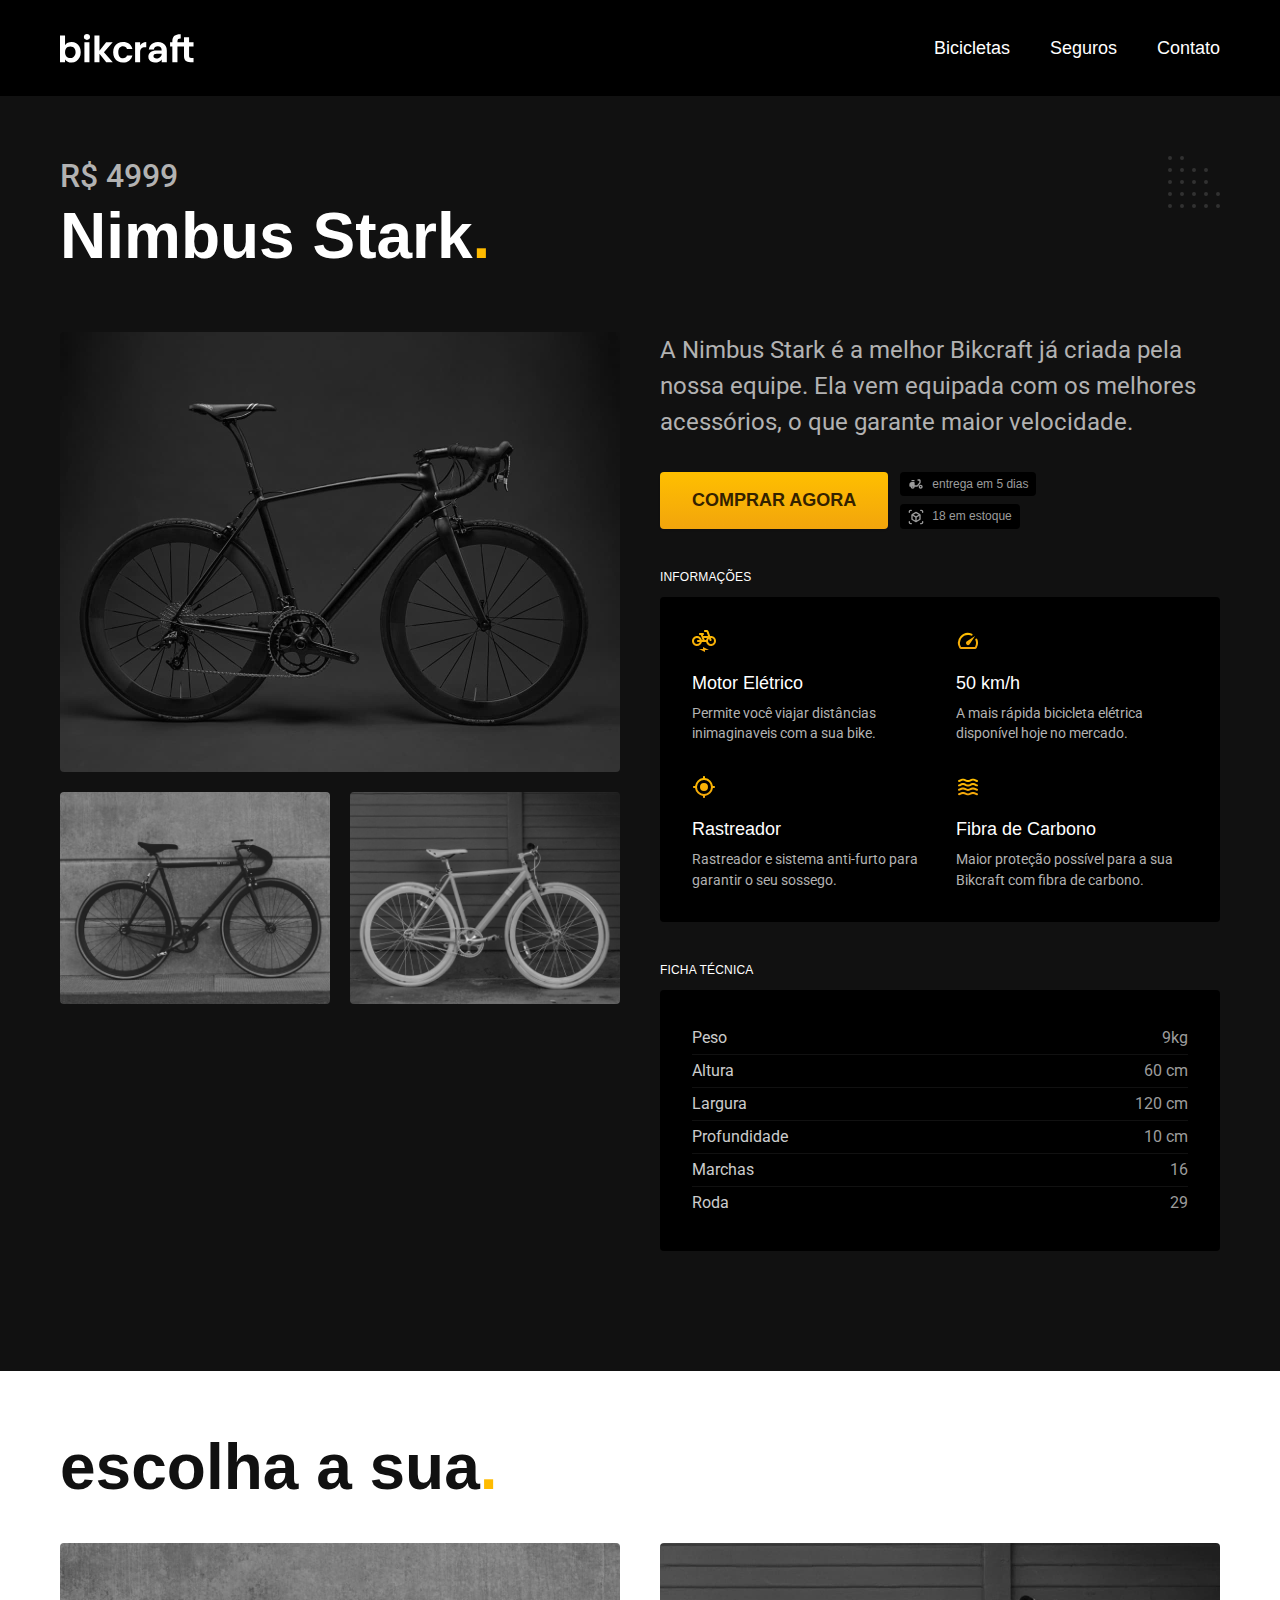
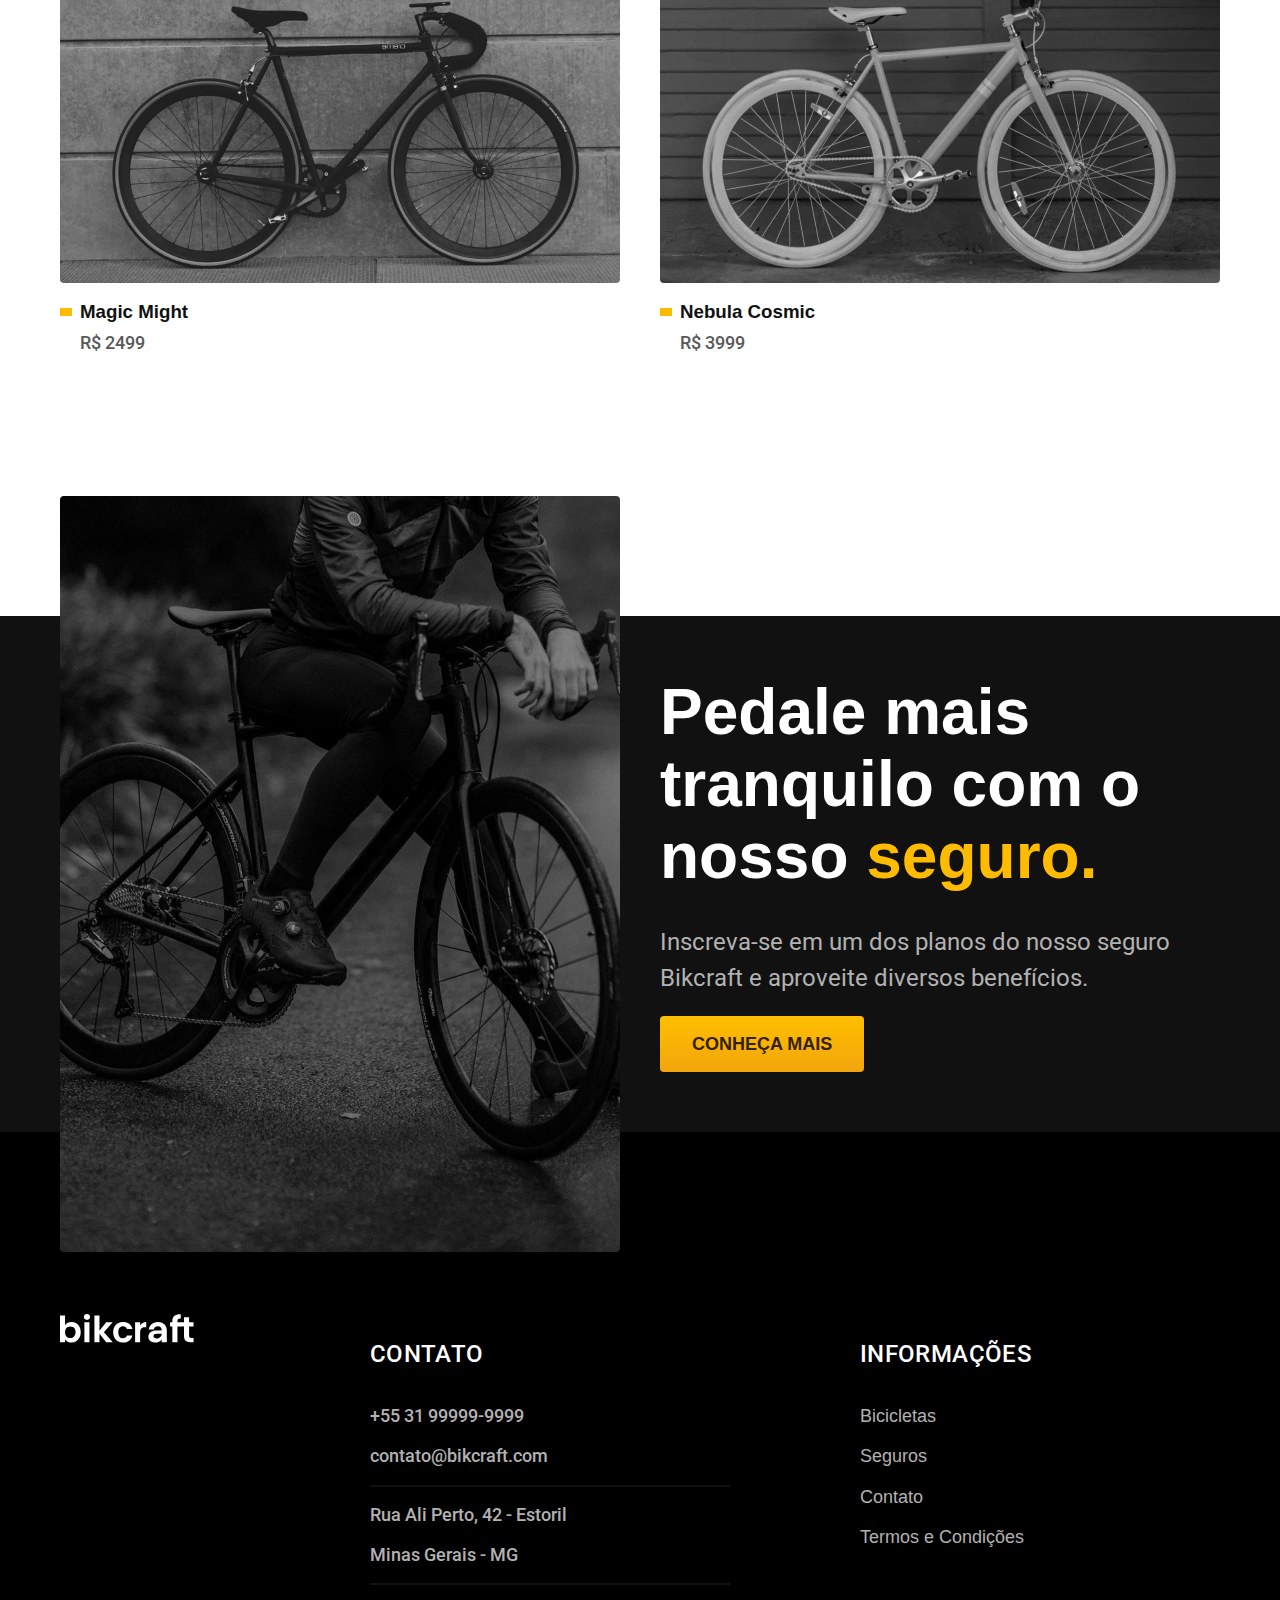
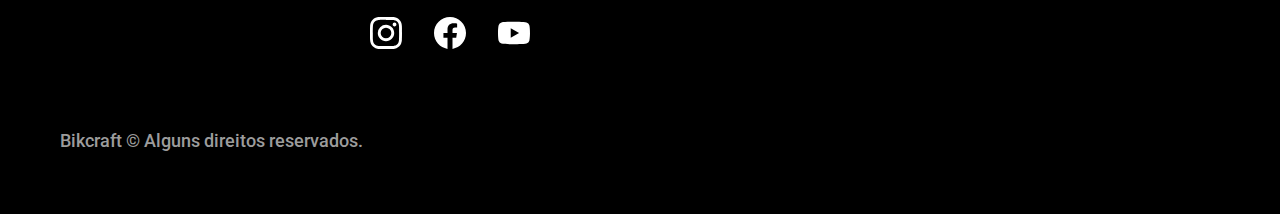
<file: bicicletas/nimbus.html>
<!DOCTYPE html>

<html lang="pt-br">
  <head>
    <meta charset="UTF-8">
    <meta name="viewport" content="width=device-width, initial-scale=1.0">

    <title>Nimbus | Bikcraft</title>
    <meta name="description" content="Nimbus.">

    <link rel="stylesheet" href="../css/style.css">

    <link rel="preconnect" href="https://fonts.googleapis.com">
    <link rel="preconnect" href="https://fonts.gstatic.com" crossorigin>
    <link href="https://fonts.googleapis.com/css2?family=Merriweather:ital,wght@1,900&
    family=Poppins:wght@400;600&family=Roboto:wght@400;500&display=swap" rel="stylesheet">
  </head>

  <body id="bicicleta">
    <header class="header-bg">
      <div class="header container">
        <a href="../index.html">
          <img src="../img/bikcraft.svg" alt="Bikcraft">
        </a>

        <nav aria-label="primaria">
          <ul class="header-menu font-1-m cor-0">
            <li><a href="../bicicletas.html">Bicicletas</a></li>
            <li><a href="../seguros.html">Seguros</a></li>
            <li><a href="../contato.html">Contato</a></li>
          </ul>
        </nav>
      </div>
    </header>

    <main class="titulo-bg">
      <div>
        <div class="titulo container">
          <p class="font-2-xl cor-5">R$ 4999</p>
          <h1 class="font-1-xxl cor-0">Nimbus Stark<span class="cor-p1">.</span></h1>
        </div>
      </div>

      <div class="bicicleta container">
        <div class="bicicleta-imagens">
          <img src="../img/bicicleta/nimbus1.jpg" alt="">
          <img src="../img/bicicleta/nimbus2.jpg" alt="">
          <img src="../img/bicicleta/nimbus3.jpg" alt="">
        </div>

        <div class="bicicleta-conteudo">
          <p class="font-2-l cor-5">
            A Nimbus Stark é a melhor Bikcraft já criada pela nossa equipe. 
            Ela vem equipada com os melhores acessórios, o que garante maior velocidade.
          </p>

          <div class="bicicleta-comprar">
            <a class="botao" href="../orcamento.html">Comprar Agora</a>

            <span class="font-1-xs cor-6">
              <img src="../img/icones/entrega.svg" alt="">
              entrega em 5 dias
            </span>

            <span class="font-1-xs cor-6">
              <img src="../img/icones/estoque.svg" alt="">
              18 em estoque
            </span>
          </div>

          <h2 class="font-1-xs cor-0">Informações</h2>
          <ul class="bicicleta-informacoes">
            <li>
              <img src="../img/icones/eletrica.svg" alt="">
              <h3 class="font-1-m cor-0">Motor Elétrico</h3>
              <p class="font-2-xs cor-5">
                Permite você viajar distâncias inimaginaveis com a sua bike.
              </p>
            </li>

            <li>
              <img src="../img/icones/velocidade.svg" alt="">
              <h3 class="font-1-m cor-0">50 km/h</h3>
              <p class="font-2-xs cor-5">
                A mais rápida bicicleta elétrica disponível hoje no mercado.
              </p>
            </li>

            <li>
              <img src="../img/icones/rastreador.svg" alt="">
              <h3 class="font-1-m cor-0">Rastreador</h3>
              <p class="font-2-xs cor-5">
                Rastreador e sistema anti-furto para garantir o seu sossego.
              </p>
            </li>

            <li>
              <img src="../img/icones/carbono.svg" alt="">
              <h3 class="font-1-m cor-0">Fibra de Carbono</h3>
              <p class="font-2-xs cor-5">
                Maior proteção possível para a sua Bikcraft com fibra de carbono.
              </p>
            </li>
          </ul>

          <h2 class="font-1-xs cor-0">Ficha técnica</h2>
          <ul class="bicicleta-ficha font-2-s cor-4">
            <li>Peso <span>9kg</span></li>
            <li>Altura <span>60 cm</span></li>
            <li>Largura <span>120 cm</span></li>
            <li>Profundidade <span>10 cm</span></li>
            <li>Marchas <span>16</span></li>
            <li>Roda <span>29</span></li>
          </ul>
        </div>
      </div>
    </main>

    <article class="bicicletas-lista container">
      <h2 class="font-1-xxl">escolha a sua<span class="cor-p1">.</span></h2>

      <ul>
        <li>
          <a href="./magic.html">
            <img src="../img/bicicletas/magic.jpg" alt="Bicicleta preta">
            <h3 class="font-1-x1">Magic Might</h3>
            <span class="font-2-m cor-8">R$ 2499</span>
          </a>
        </li>

        <li>
          <a href="./nebula.html">
            <img src="../img/bicicletas/nebula.jpg" alt="Bicicleta preta">
            <h3 class="font-1-x1">Nebula Cosmic</h3>
            <span class="font-2-m cor-8">R$ 3999</span>
          </a>
        </li>
      </ul>
    </article>

    <article class="seguro-bg">
      <div class="seguro container">
        <div class="seguro-imagem">
          <img src="../img/fotos/seguros.jpg" alt="Pessoa parada em cima de uma bicicleta.">
        </div>

        <div class="seguro-conteudo">
          <h2 class="font-1-xxl cor-0">
            Pedale mais tranquilo com o nosso <span class="cor-p1">seguro.</span>
          </h2>
          <p class="font-2-l cor-5">
            Inscreva-se em um dos planos do nosso seguro Bikcraft e aproveite diversos benefícios.
          </p>
          <a class="botao" href="../seguros.html">Conheça Mais</a>
        </div>
      </div>
    </article>

    <footer class="footer-bg">
      <div class="footer container">
        <img src="../img/bikcraft.svg" alt="Bikcraft">

        <div class="footer-contato">
          <h3 class="font-2-l-b cor-0">Contato</h3>

          <ul class="font-2-m cor-5">
            <li><a href="tel:+5531999999999">+55 31 99999-9999</a></li>
            <li><a href="mailto:contato@bikcraft.com">contato@bikcraft.com</a></li>
            <li>Rua Ali Perto, 42 - Estoril</li>
            <li>Minas Gerais - MG</li>
          </ul>

          <div class="footer-redes">
            <a href="../">
              <img src="../img/redes/instagram.svg" alt="Instagram">
            </a>
            <a href="../">
              <img src="../img/redes/facebook.svg" alt="Facebook">
            </a>
            <a href="../">
              <img src="../img/redes/youtube.svg" alt="Youtube">
            </a>
          </div>
        </div>

        <div class="footer-informacoes">
          <h3 class="font-2-l-b cor-0">Informações</h3>
          
          <nav>
            <ul class="font-1-m cor-5">
              <li><a href="../bicicletas.html">Bicicletas</a></li>
              <li><a href="../seguros.html">Seguros</a></li>
              <li><a href="../contato.html">Contato</a></li>
              <li><a href="../termos.html">Termos e Condições</a></li>
            </ul>
          </nav>
        </div>

        <p class="footer-copy font-2-m cor-6">Bikcraft © Alguns direitos reservados.</p>
      </div>
    </footer>
  </body>
</html>
</file>
<file: css/style.css>
@import "./global/global.css";
@import "./util/tipografia.css";
@import "./util/cores.css";

@import "./global/header.css";
@import "./global/footer.css";

@import "./util/components.css";
@import "./util/formulario.css";

@import "./home/introducao.css";
@import "./home/tecnologia.css";
@import "./home/depoimento.css";
@import "./home/parceiros.css";

@import "./bicicletas/bicicletas-lista.css";
@import "./bicicletas/bicicletas.css";

@import "./bicicleta/bicicleta.css";
@import "./bicicleta/seguro.css";

@import "./seguros/seguros.css";
@import "./seguros/vantagens.css";
@import "./seguros/perguntas.css";

@import "./contato/contato.css";
@import "./contato/lojas.css";

@import "./orcamento/orcamento.css";

@import "./termos/termos.css";
</file>
